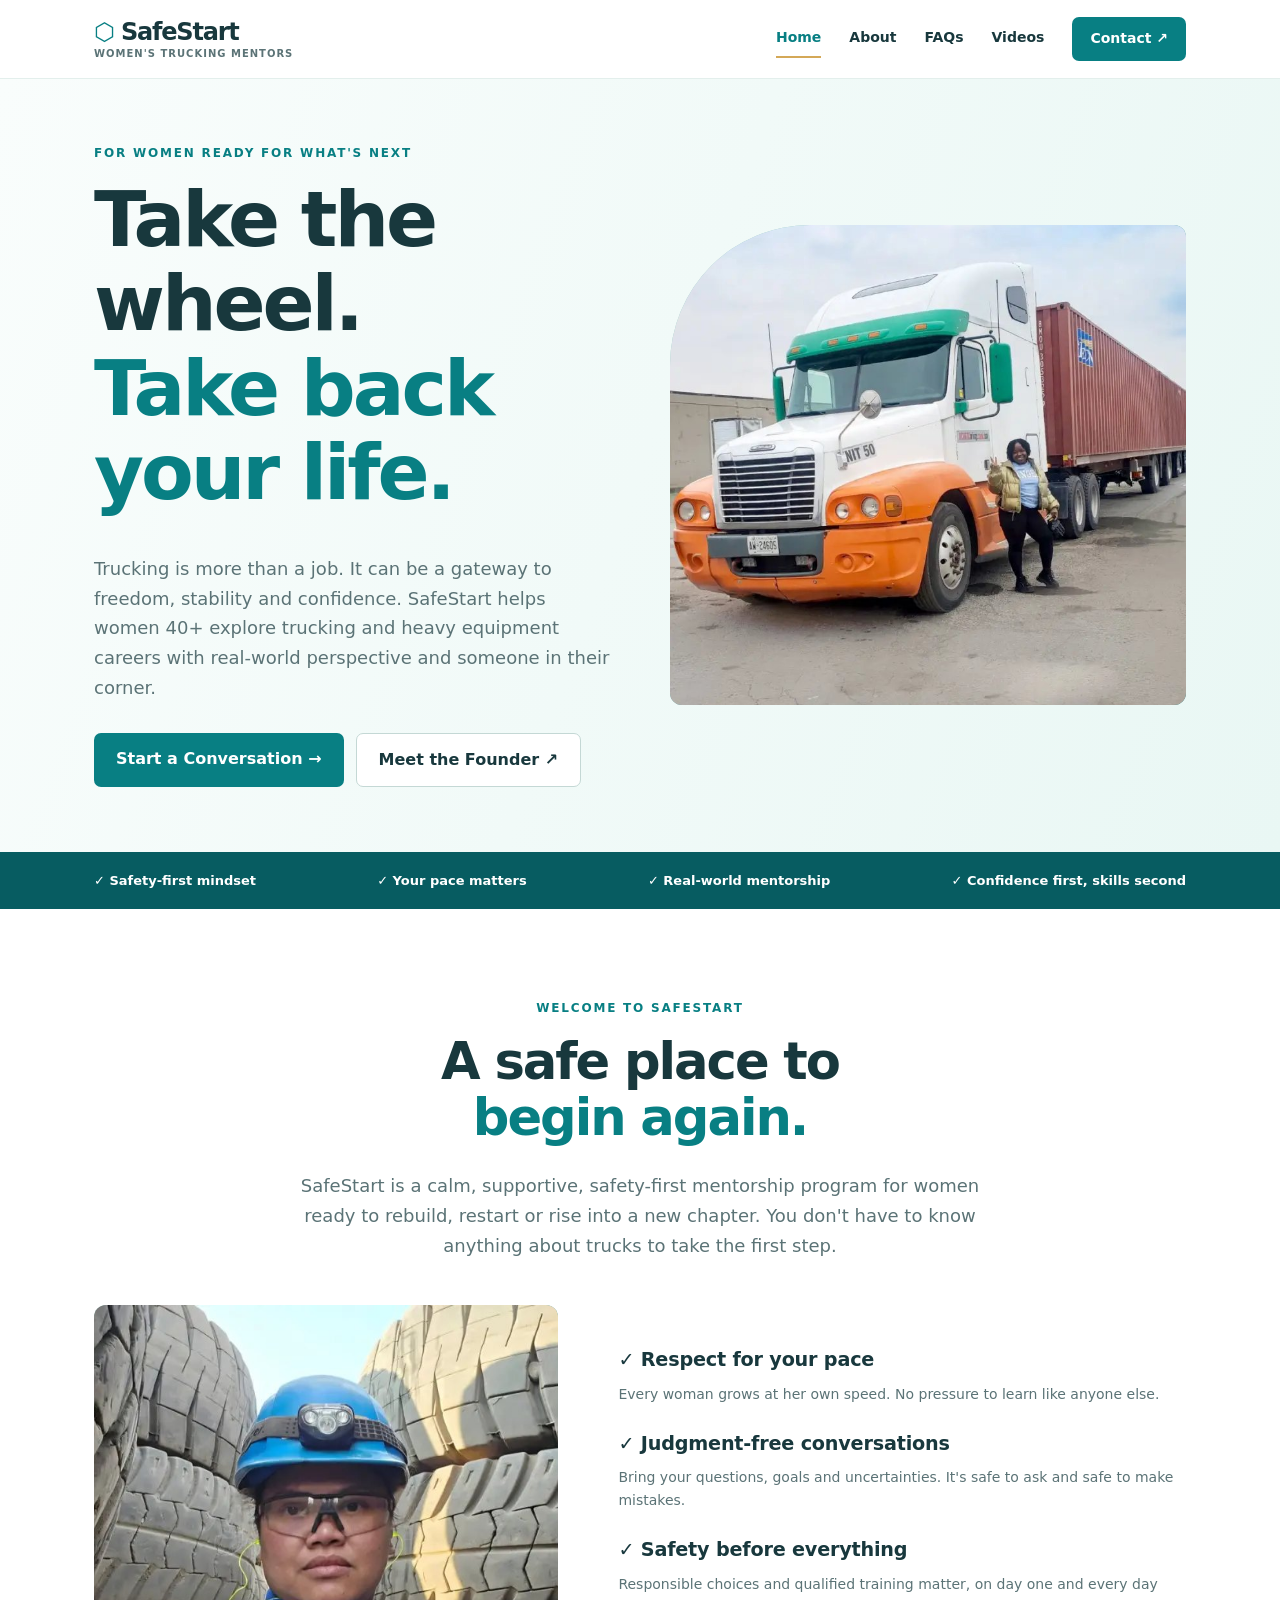
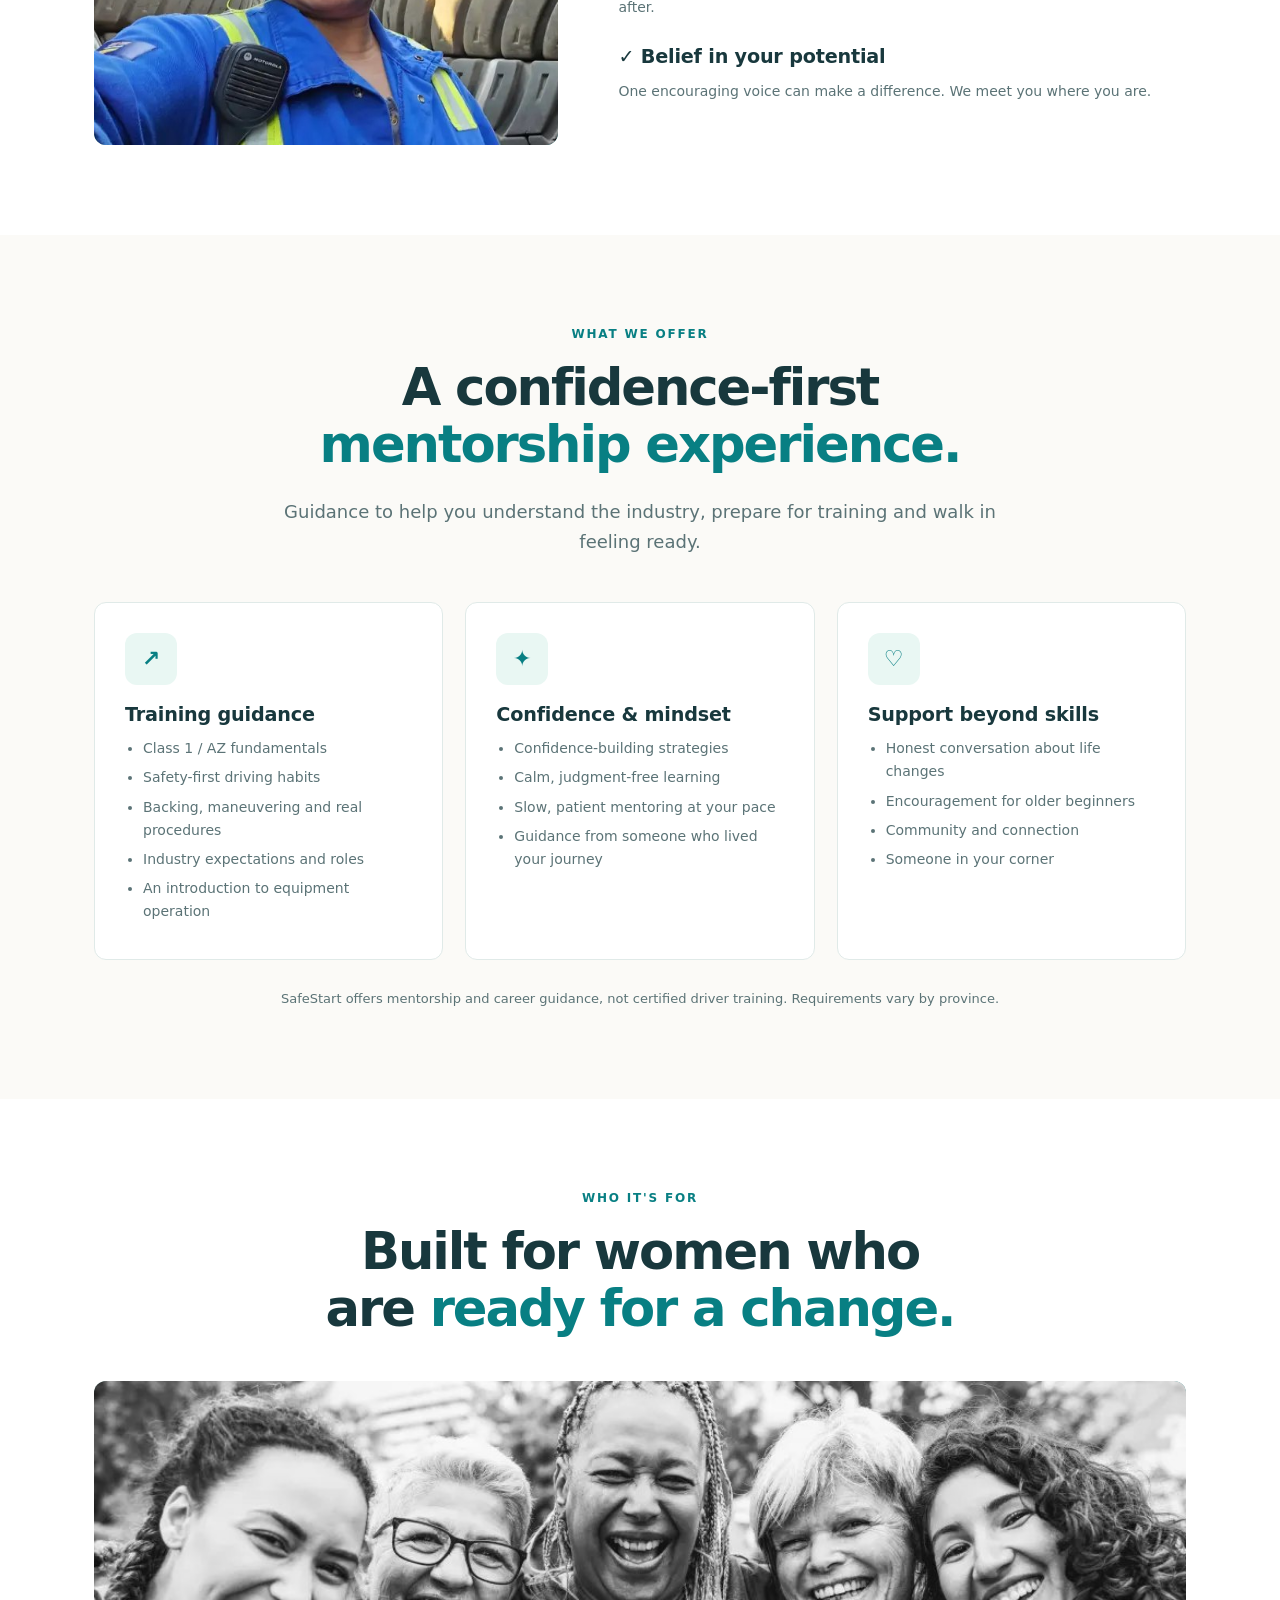
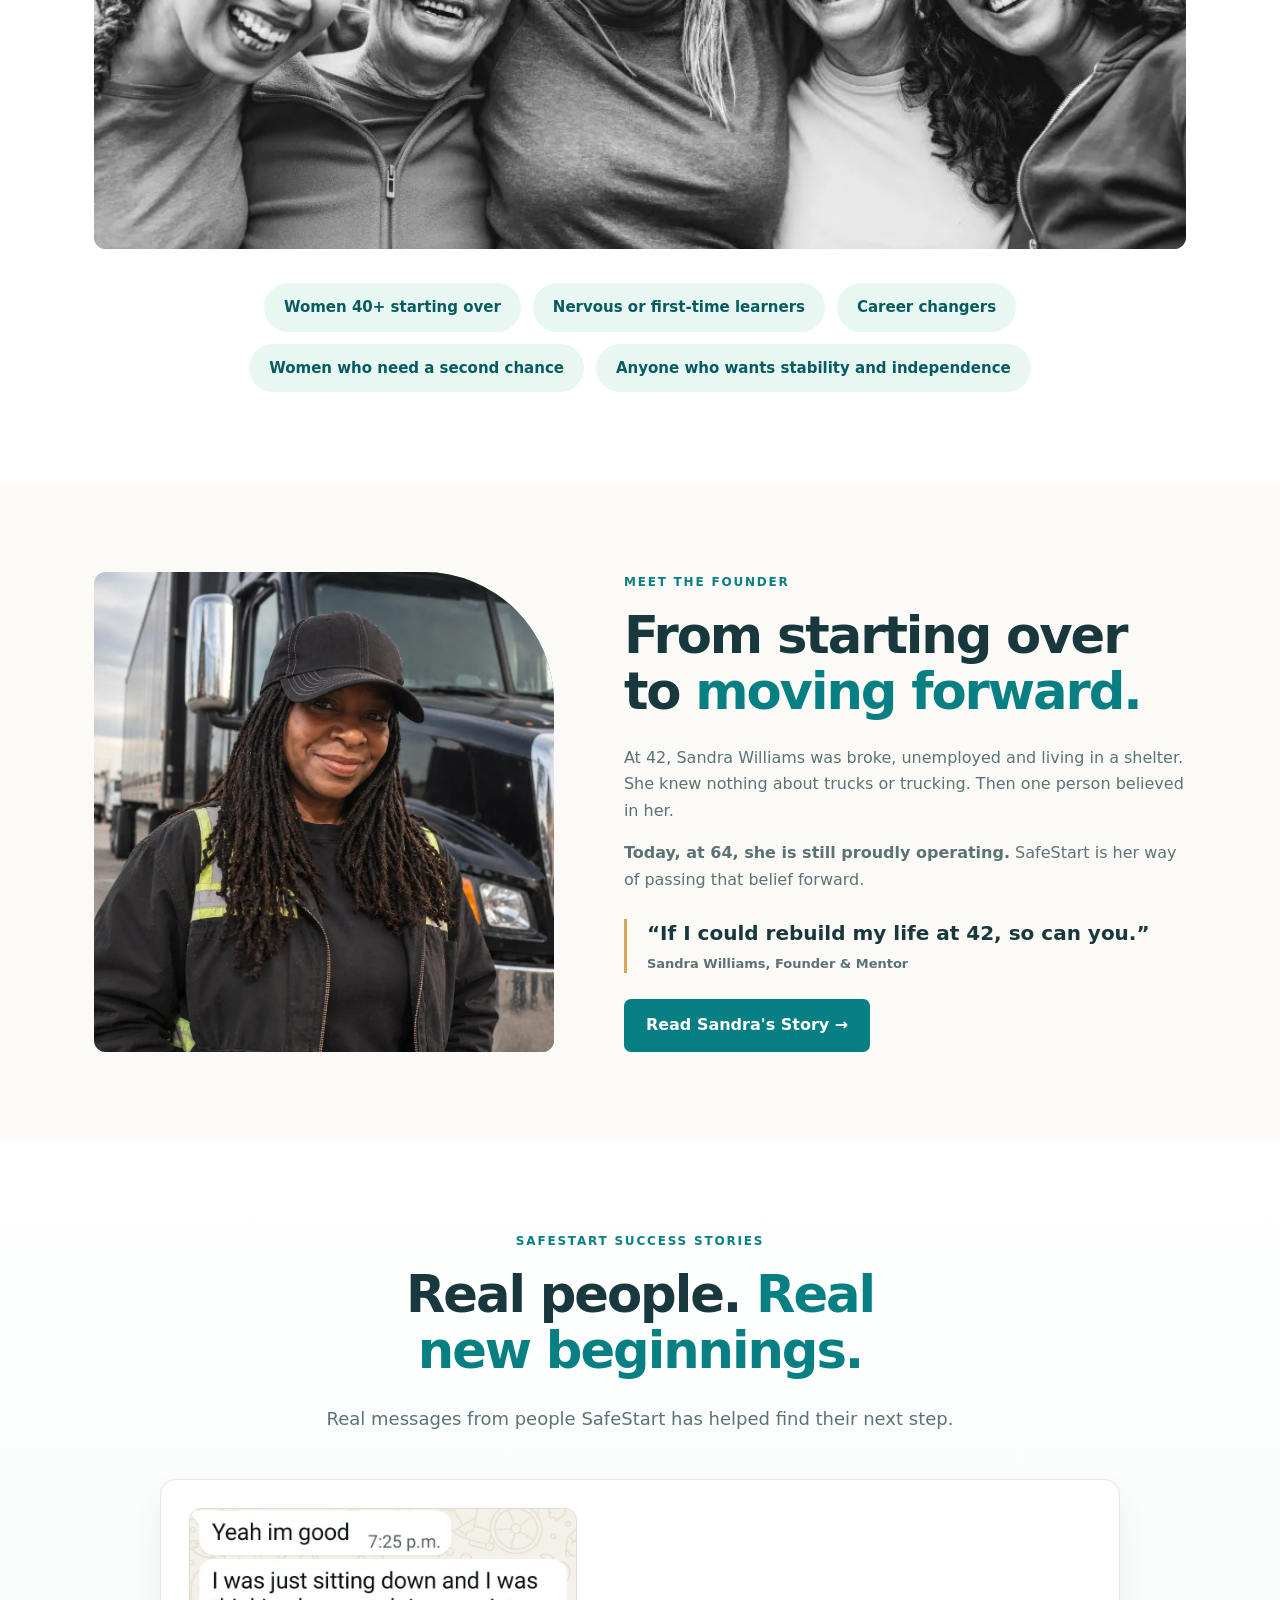
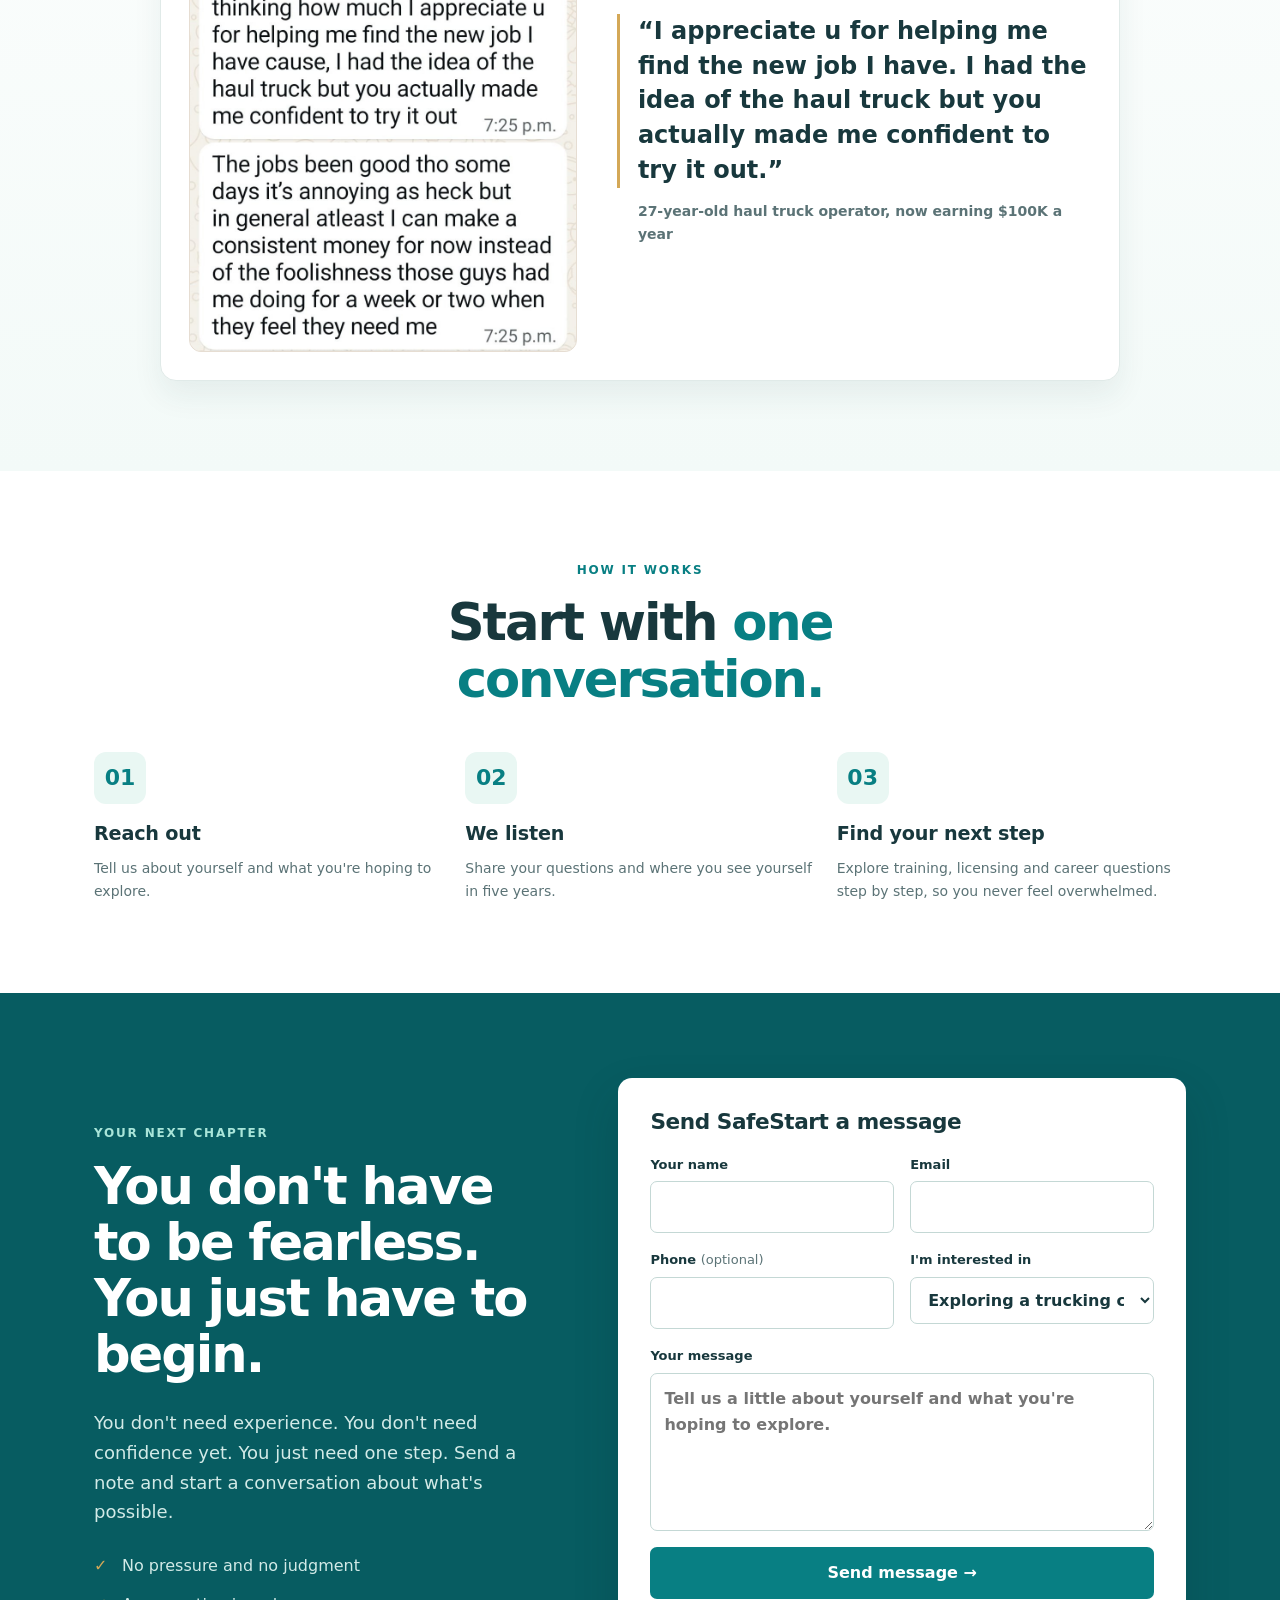
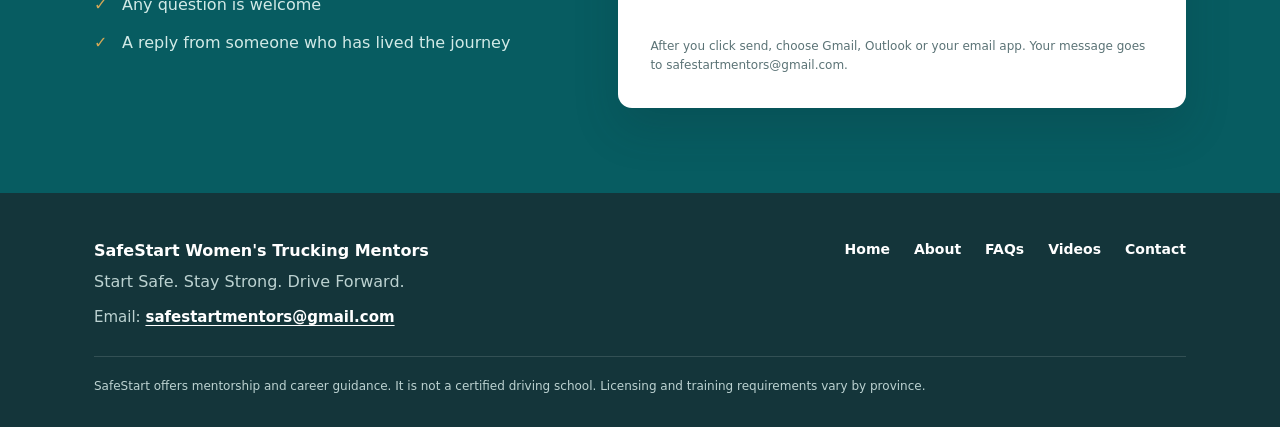
<file: index.html>
<!doctype html>
<html lang="en">
<head>
<meta charset="utf-8">
<meta name="viewport" content="width=device-width,initial-scale=1">
<title>SafeStart Women's Trucking Mentors | Start Safe. Stay Strong. Drive Forward.</title>
<meta name="description" content="SafeStart helps women 40+ explore trucking and heavy equipment careers with safety-first mentorship from someone who has lived the journey.">
<link rel="canonical" href="https://safestartmentors.com/">
<meta property="og:type" content="website">
<meta property="og:site_name" content="SafeStart Women's Trucking Mentors">
<meta property="og:title" content="SafeStart Women's Trucking Mentors | Start Safe. Stay Strong. Drive Forward.">
<meta property="og:description" content="SafeStart helps women 40+ explore trucking and heavy equipment careers with safety-first mentorship from someone who has lived the journey.">
<meta property="og:url" content="https://safestartmentors.com/">
<meta property="og:image" content="https://safestartmentors.com/images/og-image.jpg?v=2">
<meta property="og:image:width" content="1200">
<meta property="og:image:height" content="630">
<meta property="og:image:alt" content="Five smiling women of different ages with the words SafeStart Women's Trucking Mentors: Take the wheel. Take back your life.">
<meta property="og:locale" content="en_CA">
<meta name="twitter:card" content="summary_large_image">
<meta name="twitter:title" content="SafeStart Women's Trucking Mentors | Start Safe. Stay Strong. Drive Forward.">
<meta name="twitter:description" content="SafeStart helps women 40+ explore trucking and heavy equipment careers with safety-first mentorship from someone who has lived the journey.">
<meta name="twitter:image" content="https://safestartmentors.com/images/og-image.jpg?v=2">
<link rel="stylesheet" href="styles.css">
</head>
<body>
<a class="skip" href="#main">Skip to content</a>
<header class="header">
  <div class="wrap nav">
    <a class="brand" href="index.html"><span class="hex">⬡</span> SafeStart<small>Women's Trucking Mentors</small></a>
    <button class="menu" id="menu" aria-label="Toggle navigation" aria-expanded="false" aria-controls="links">☰</button>
    <nav class="links" id="links" aria-label="Main">
      <a href="index.html" class="active" aria-current="page">Home</a><a href="about.html">About</a><a href="faqs.html">FAQs</a><a href="videos.html">Videos</a>
      <a class="btn" href="contact.html">Contact ↗</a>
    </nav>
  </div>
</header>
<main id="main">
  <section class="hero"><div class="wrap hero-grid">
    <div class="reveal">
      <span class="eyebrow">For women ready for what's next</span>
      <h1>Take the wheel.<br><span class="accent">Take back your life.</span></h1>
      <p>Trucking is more than a job. It can be a gateway to freedom, stability and confidence. SafeStart helps women 40+ explore trucking and heavy equipment careers with real-world perspective and someone in their corner.</p>
      <div class="actions"><a class="btn" href="#contact">Start a Conversation →</a><a class="btn outline" href="about.html">Meet the Founder ↗</a></div>
    </div>
    <div class="photo hero-photo reveal"><img src="images/truck-hero.jpg" alt="Smiling woman giving a peace sign beside a white and orange semi-truck hauling a red shipping container" fetchpriority="high"></div>
  </div></section>

  <div class="strip"><div class="wrap"><span>✓ Safety-first mindset</span><span>✓ Your pace matters</span><span>✓ Real-world mentorship</span><span>✓ Confidence first, skills second</span></div></div>

  <section class="section"><div class="wrap">
    <div class="intro reveal">
      <span class="eyebrow">Welcome to SafeStart</span>
      <h2>A safe place to <span class="accent">begin again.</span></h2>
      <p>SafeStart is a calm, supportive, safety-first mentorship program for women ready to rebuild, restart or rise into a new chapter. You don't have to know anything about trucks to take the first step.</p>
    </div>
    <div class="with-photo">
    <div class="photo tall miner reveal"><img src="images/mine-worker.jpg" alt="Woman in a blue hard hat, safety glasses and hi-vis coveralls standing among giant mining truck tires" loading="lazy"></div>
    <div class="values stack">
      <div class="reveal"><h3>✓ Respect for your pace</h3><p>Every woman grows at her own speed. No pressure to learn like anyone else.</p></div>
      <div class="reveal"><h3>✓ Judgment-free conversations</h3><p>Bring your questions, goals and uncertainties. It's safe to ask and safe to make mistakes.</p></div>
      <div class="reveal"><h3>✓ Safety before everything</h3><p>Responsible choices and qualified training matter, on day one and every day after.</p></div>
      <div class="reveal"><h3>✓ Belief in your potential</h3><p>One encouraging voice can make a difference. We meet you where you are.</p></div>
    </div>
    </div>
  </div></section>

  <section class="section soft"><div class="wrap">
    <div class="intro reveal">
      <span class="eyebrow">What we offer</span>
      <h2>A confidence-first <span class="accent">mentorship experience.</span></h2>
      <p>Guidance to help you understand the industry, prepare for training and walk in feeling ready.</p>
    </div>
    <div class="cards">
      <article class="card reveal"><div class="symbol">↗</div><h3>Training guidance</h3>
        <ul class="list"><li>Class 1 / AZ fundamentals</li><li>Safety-first driving habits</li><li>Backing, maneuvering and real procedures</li><li>Industry expectations and roles</li><li>An introduction to equipment operation</li></ul></article>
      <article class="card reveal"><div class="symbol">✦</div><h3>Confidence &amp; mindset</h3>
        <ul class="list"><li>Confidence-building strategies</li><li>Calm, judgment-free learning</li><li>Slow, patient mentoring at your pace</li><li>Guidance from someone who lived your journey</li></ul></article>
      <article class="card reveal"><div class="symbol">♡</div><h3>Support beyond skills</h3>
        <ul class="list"><li>Honest conversation about life changes</li><li>Encouragement for older beginners</li><li>Community and connection</li><li>Someone in your corner</li></ul></article>
    </div>
    <p class="fine">SafeStart offers mentorship and career guidance, not certified driver training. Requirements vary by province.</p>
  </div></section>

  <section class="section"><div class="wrap">
    <div class="intro reveal">
      <span class="eyebrow">Who it's for</span>
      <h2>Built for women who are <span class="accent">ready for a change.</span></h2>
    </div>
    <div class="photo banner reveal"><img src="images/women-together.jpg" alt="Five women of different ages laughing with their arms around each other" loading="lazy"></div>
    <div class="pills reveal">
      <span>Women 40+ starting over</span><span>Nervous or first-time learners</span><span>Career changers</span><span>Women who need a second chance</span><span>Anyone who wants stability and independence</span>
    </div>
  </div></section>

  <section class="section soft"><div class="wrap story">
    <div class="photo story-photo trucker reveal"><img src="images/woman-trucker.jpg" alt="Smiling woman in a cap and hi-vis work jacket standing in front of a black semi-truck" loading="lazy"></div>
    <div class="reveal">
      <span class="eyebrow">Meet the founder</span>
      <h2>From starting over to <span class="accent">moving forward.</span></h2>
      <p>At 42, Sandra Williams was broke, unemployed and living in a shelter. She knew nothing about trucks or trucking. Then one person believed in her.</p>
      <p><strong>Today, at 64, she is still proudly operating.</strong> SafeStart is her way of passing that belief forward.</p>
      <blockquote>“If I could rebuild my life at 42, so can you.”<cite>Sandra Williams, Founder &amp; Mentor</cite></blockquote>
      <a class="btn" href="about.html">Read Sandra's Story →</a>
    </div>
  </div></section>

  <section class="section testimonials" id="success-stories"><div class="wrap">
    <div class="intro reveal">
      <span class="eyebrow">SafeStart success stories</span>
      <h2>Real people. <span class="accent">Real new beginnings.</span></h2>
      <p>Real messages from people SafeStart has helped find their next step.</p>
    </div>
    <div class="testimonial-grid" id="testimonial-grid"></div>
  </div></section>

  <section class="section"><div class="wrap">
    <div class="intro reveal"><span class="eyebrow">How it works</span><h2>Start with <span class="accent">one conversation.</span></h2></div>
    <div class="steps">
      <div class="reveal"><div class="symbol">01</div><h3>Reach out</h3><p>Tell us about yourself and what you're hoping to explore.</p></div>
      <div class="reveal"><div class="symbol">02</div><h3>We listen</h3><p>Share your questions and where you see yourself in five years.</p></div>
      <div class="reveal"><div class="symbol">03</div><h3>Find your next step</h3><p>Explore training, licensing and career questions step by step, so you never feel overwhelmed.</p></div>
    </div>
  </div></section>

  <section id="contact" class="contact">
    <div class="wrap contact-grid">
      <div class="contact-copy reveal">
        <span class="eyebrow light">Your next chapter</span>
        <h2>You don't have to be fearless.<br>You just have to begin.</h2>
        <p>You don't need experience. You don't need confidence yet. You just need one step. Send a note and start a conversation about what's possible.</p>
        <ul class="ticks">
          <li>No pressure and no judgment</li>
          <li>Any question is welcome</li>
          <li>A reply from someone who has lived the journey</li>
        </ul>
      </div>
      <form class="form reveal" data-contact-form data-email="safestartmentors@gmail.com" novalidate>
        <h2 class="form-title">Send SafeStart a message</h2>
        <div class="row">
          <label>Your name<input type="text" name="name" autocomplete="name" required></label>
          <label>Email<input type="email" name="email" autocomplete="email" required></label>
        </div>
        <div class="row">
          <label>Phone <span class="opt">(optional)</span><input type="tel" name="phone" autocomplete="tel"></label>
          <label>I'm interested in
            <select name="interest">
              <option>Exploring a trucking career</option>
              <option>Class 1 / AZ licensing questions</option>
              <option>Heavy equipment operation</option>
              <option>Mentorship and confidence</option>
              <option>Something else</option>
            </select>
          </label>
        </div>
        <label>Your message<textarea name="message" rows="5" required placeholder="Tell us a little about yourself and what you're hoping to explore."></textarea></label>
        <input type="hidden" name="page" value="Home">
        <button class="btn" type="submit">Send message →</button>
        <p class="form-status" role="status" aria-live="polite"></p>
        <p class="form-note">After you click send, choose Gmail, Outlook or your email app. Your message goes to <a href="mailto:safestartmentors@gmail.com">safestartmentors@gmail.com</a>.</p>
      </form>
    </div>
  </section>
</main>
<footer class="footer">
  <div class="wrap foot-grid">
    <div>
      <strong class="foot-brand">SafeStart Women's Trucking Mentors</strong>
      <p>Start Safe. Stay Strong. Drive Forward.</p>
      <p class="foot-email">Email: <a href="mailto:safestartmentors@gmail.com">safestartmentors@gmail.com</a></p>
    </div>
    <nav class="foot-links" aria-label="Footer">
      <a href="index.html">Home</a><a href="about.html">About</a><a href="faqs.html">FAQs</a><a href="videos.html">Videos</a><a href="contact.html">Contact</a>
    </nav>
  </div>
  <div class="wrap"><p class="small">SafeStart offers mentorship and career guidance. It is not a certified driving school. Licensing and training requirements vary by province.</p></div>
</footer>
<script src="script.js"></script>
</body>
</html>
</file>
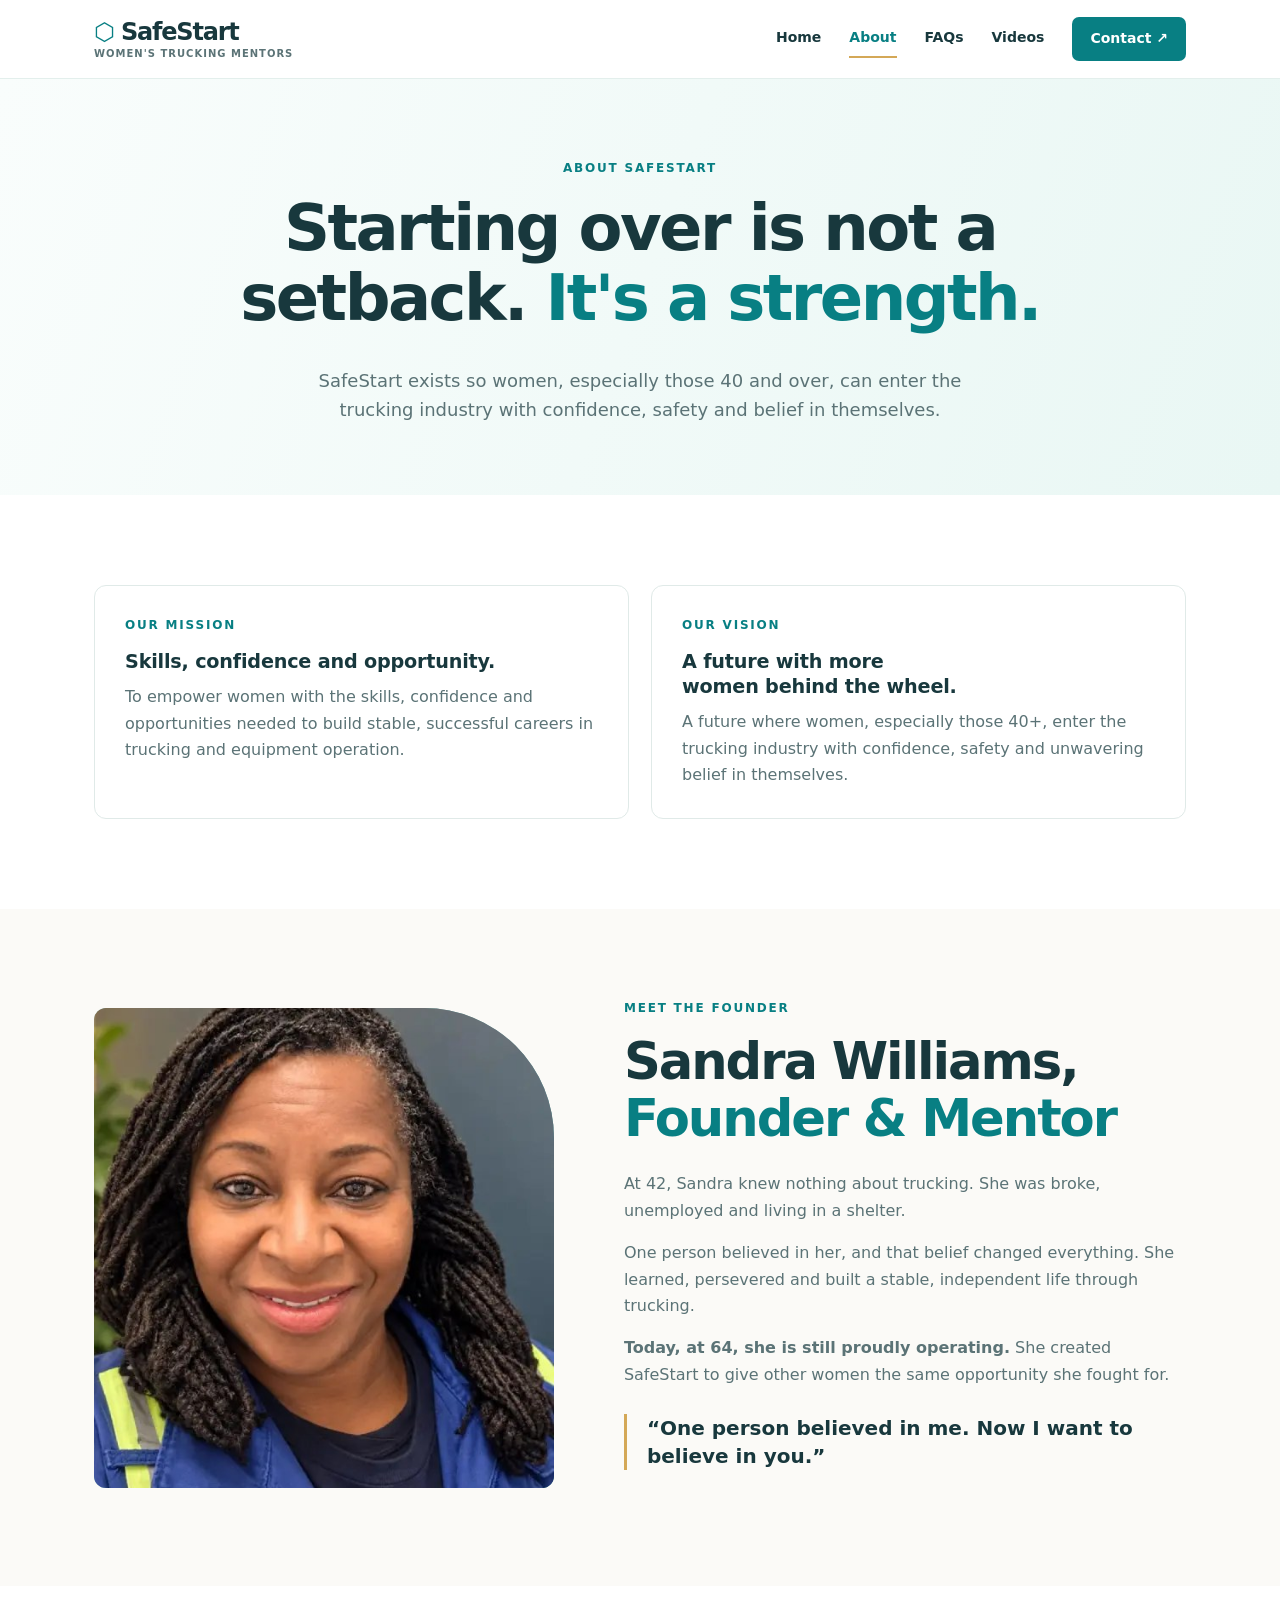
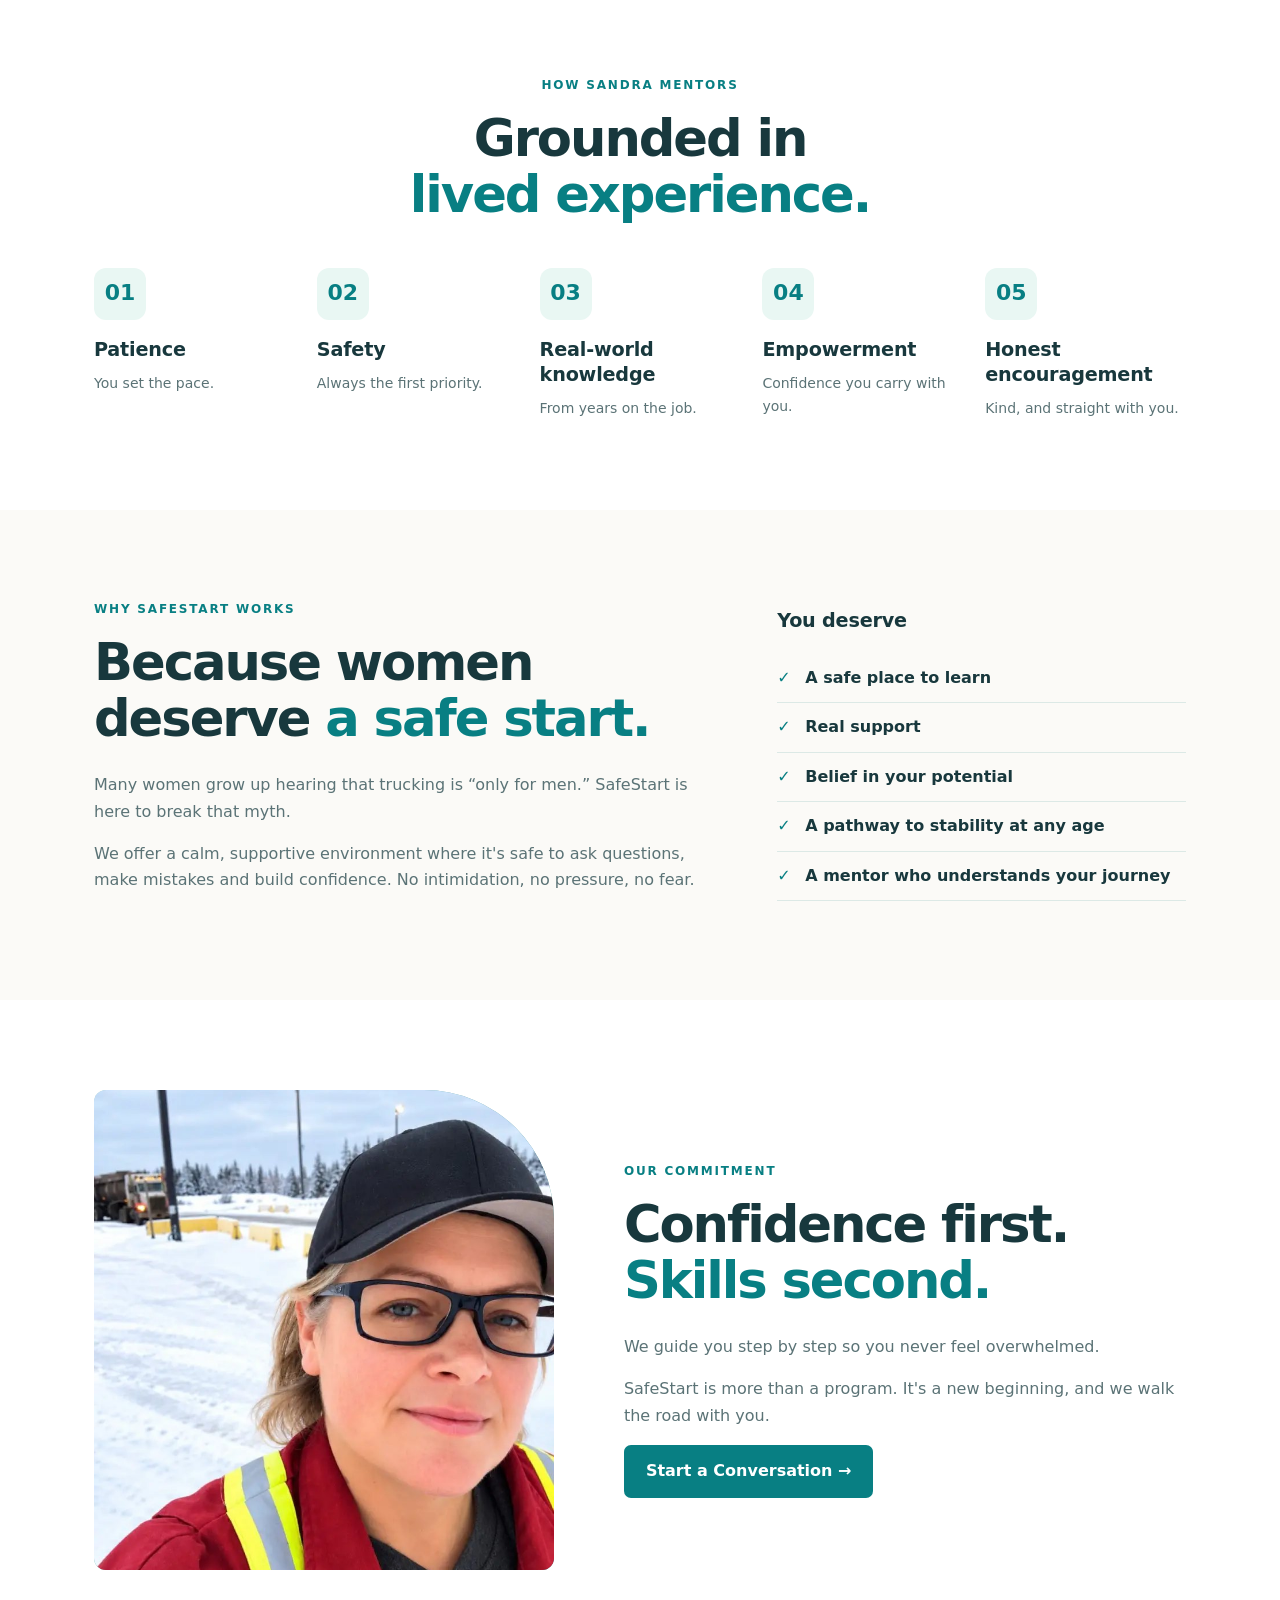
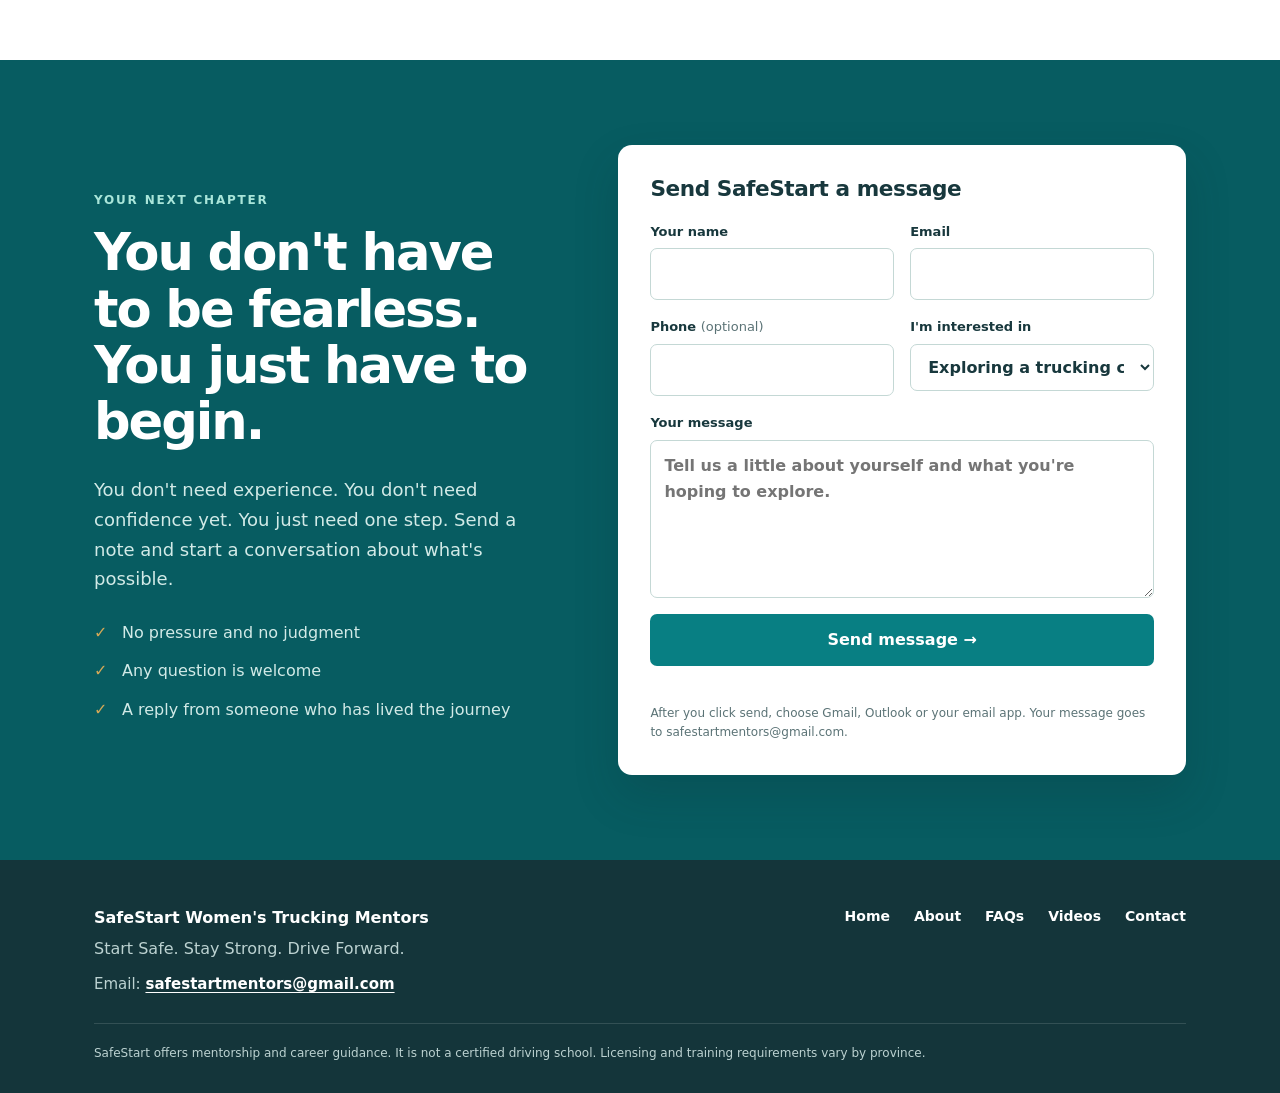
<file: about.html>
<!doctype html>
<html lang="en">
<head>
<meta charset="utf-8">
<meta name="viewport" content="width=device-width,initial-scale=1">
<title>About SafeStart | Women's Trucking Mentors</title>
<meta name="description" content="The mission, vision and founder story behind SafeStart Women's Trucking Mentors.">
<link rel="canonical" href="https://safestartmentors.com/about.html">
<meta property="og:type" content="website">
<meta property="og:site_name" content="SafeStart Women's Trucking Mentors">
<meta property="og:title" content="About SafeStart | Women's Trucking Mentors">
<meta property="og:description" content="The mission, vision and founder story behind SafeStart Women's Trucking Mentors.">
<meta property="og:url" content="https://safestartmentors.com/about.html">
<meta property="og:image" content="https://safestartmentors.com/images/og-image.jpg?v=2">
<meta property="og:image:width" content="1200">
<meta property="og:image:height" content="630">
<meta property="og:image:alt" content="Five smiling women of different ages with the words SafeStart Women's Trucking Mentors: Take the wheel. Take back your life.">
<meta property="og:locale" content="en_CA">
<meta name="twitter:card" content="summary_large_image">
<meta name="twitter:title" content="About SafeStart | Women's Trucking Mentors">
<meta name="twitter:description" content="The mission, vision and founder story behind SafeStart Women's Trucking Mentors.">
<meta name="twitter:image" content="https://safestartmentors.com/images/og-image.jpg?v=2">
<link rel="stylesheet" href="styles.css">
</head>
<body>
<a class="skip" href="#main">Skip to content</a>
<header class="header">
  <div class="wrap nav">
    <a class="brand" href="index.html"><span class="hex">⬡</span> SafeStart<small>Women's Trucking Mentors</small></a>
    <button class="menu" id="menu" aria-label="Toggle navigation" aria-expanded="false" aria-controls="links">☰</button>
    <nav class="links" id="links" aria-label="Main">
      <a href="index.html">Home</a><a href="about.html" class="active" aria-current="page">About</a><a href="faqs.html">FAQs</a><a href="videos.html">Videos</a>
      <a class="btn" href="contact.html">Contact ↗</a>
    </nav>
  </div>
</header>
<main id="main">
  <section class="page-hero"><div class="wrap reveal">
    <span class="eyebrow">About SafeStart</span>
    <h1>Starting over is not a setback. <span class="accent">It's a strength.</span></h1>
    <p>SafeStart exists so women, especially those 40 and over, can enter the trucking industry with confidence, safety and belief in themselves.</p>
  </div></section>
<section class="section"><div class="wrap">
    <div class="duo">
      <article class="card reveal"><span class="eyebrow">Our mission</span><h2 class="h3">Skills, confidence and opportunity.</h2><p>To empower women with the skills, confidence and opportunities needed to build stable, successful careers in trucking and equipment operation.</p></article>
      <article class="card reveal"><span class="eyebrow">Our vision</span><h2 class="h3">A future with more women behind the wheel.</h2><p>A future where women, especially those 40+, enter the trucking industry with confidence, safety and unwavering belief in themselves.</p></article>
    </div>
  </div></section>

  <section class="section soft"><div class="wrap story">
    <div class="photo story-photo founder reveal"><img src="images/sandra-founder.jpg" alt="Sandra Williams, founder of SafeStart, smiling in blue hi-vis work coveralls" loading="lazy"></div>
    <div class="reveal">
      <span class="eyebrow">Meet the founder</span>
      <h2>Sandra Williams, <span class="accent">Founder &amp; Mentor</span></h2>
      <p>At 42, Sandra knew nothing about trucking. She was broke, unemployed and living in a shelter.</p>
      <p>One person believed in her, and that belief changed everything. She learned, persevered and built a stable, independent life through trucking.</p>
      <p><strong>Today, at 64, she is still proudly operating.</strong> She created SafeStart to give other women the same opportunity she fought for.</p>
      <blockquote>“One person believed in me. Now I want to believe in you.”</blockquote>
    </div>
  </div></section>

  <section class="section"><div class="wrap">
    <div class="intro reveal"><span class="eyebrow">How Sandra mentors</span><h2>Grounded in <span class="accent">lived experience.</span></h2></div>
    <div class="five">
      <div class="reveal"><div class="symbol">01</div><h3>Patience</h3><p>You set the pace.</p></div>
      <div class="reveal"><div class="symbol">02</div><h3>Safety</h3><p>Always the first priority.</p></div>
      <div class="reveal"><div class="symbol">03</div><h3>Real-world knowledge</h3><p>From years on the job.</p></div>
      <div class="reveal"><div class="symbol">04</div><h3>Empowerment</h3><p>Confidence you carry with you.</p></div>
      <div class="reveal"><div class="symbol">05</div><h3>Honest encouragement</h3><p>Kind, and straight with you.</p></div>
    </div>
  </div></section>

  <section class="section soft"><div class="wrap split">
    <div class="reveal">
      <span class="eyebrow">Why SafeStart works</span>
      <h2>Because women deserve <span class="accent">a safe start.</span></h2>
      <p>Many women grow up hearing that trucking is “only for men.” SafeStart is here to break that myth.</p>
      <p>We offer a calm, supportive environment where it's safe to ask questions, make mistakes and build confidence. No intimidation, no pressure, no fear.</p>
    </div>
    <div class="reveal">
      <h3>You deserve</h3>
      <ul class="ticks dark">
        <li>A safe place to learn</li>
        <li>Real support</li>
        <li>Belief in your potential</li>
        <li>A pathway to stability at any age</li>
        <li>A mentor who understands your journey</li>
      </ul>
    </div>
  </div></section>

  <section class="section"><div class="wrap story">
    <div class="photo story-photo winter reveal"><img src="images/winter-driver.jpg" alt="Woman in a cap, glasses and red hi-vis coveralls standing in a snowy truck yard with a truck behind her" loading="lazy"></div>
    <div class="reveal">
      <span class="eyebrow">Our commitment</span>
      <h2>Confidence first. <span class="accent">Skills second.</span></h2>
      <p>We guide you step by step so you never feel overwhelmed.</p>
      <p>SafeStart is more than a program. It's a new beginning, and we walk the road with you.</p>
      <a class="btn" href="#contact">Start a Conversation →</a>
    </div>
  </div></section>

  <section id="contact" class="contact">
    <div class="wrap contact-grid">
      <div class="contact-copy reveal">
        <span class="eyebrow light">Your next chapter</span>
        <h2>You don't have to be fearless.<br>You just have to begin.</h2>
        <p>You don't need experience. You don't need confidence yet. You just need one step. Send a note and start a conversation about what's possible.</p>
        <ul class="ticks">
          <li>No pressure and no judgment</li>
          <li>Any question is welcome</li>
          <li>A reply from someone who has lived the journey</li>
        </ul>
      </div>
      <form class="form reveal" data-contact-form data-email="safestartmentors@gmail.com" novalidate>
        <h2 class="form-title">Send SafeStart a message</h2>
        <div class="row">
          <label>Your name<input type="text" name="name" autocomplete="name" required></label>
          <label>Email<input type="email" name="email" autocomplete="email" required></label>
        </div>
        <div class="row">
          <label>Phone <span class="opt">(optional)</span><input type="tel" name="phone" autocomplete="tel"></label>
          <label>I'm interested in
            <select name="interest">
              <option>Exploring a trucking career</option>
              <option>Class 1 / AZ licensing questions</option>
              <option>Heavy equipment operation</option>
              <option>Mentorship and confidence</option>
              <option>Something else</option>
            </select>
          </label>
        </div>
        <label>Your message<textarea name="message" rows="5" required placeholder="Tell us a little about yourself and what you're hoping to explore."></textarea></label>
        <input type="hidden" name="page" value="About">
        <button class="btn" type="submit">Send message →</button>
        <p class="form-status" role="status" aria-live="polite"></p>
        <p class="form-note">After you click send, choose Gmail, Outlook or your email app. Your message goes to <a href="mailto:safestartmentors@gmail.com">safestartmentors@gmail.com</a>.</p>
      </form>
    </div>
  </section>
</main>
<footer class="footer">
  <div class="wrap foot-grid">
    <div>
      <strong class="foot-brand">SafeStart Women's Trucking Mentors</strong>
      <p>Start Safe. Stay Strong. Drive Forward.</p>
      <p class="foot-email">Email: <a href="mailto:safestartmentors@gmail.com">safestartmentors@gmail.com</a></p>
    </div>
    <nav class="foot-links" aria-label="Footer">
      <a href="index.html">Home</a><a href="about.html">About</a><a href="faqs.html">FAQs</a><a href="videos.html">Videos</a><a href="contact.html">Contact</a>
    </nav>
  </div>
  <div class="wrap"><p class="small">SafeStart offers mentorship and career guidance. It is not a certified driving school. Licensing and training requirements vary by province.</p></div>
</footer>
<script src="script.js"></script>
</body>
</html>
</file>
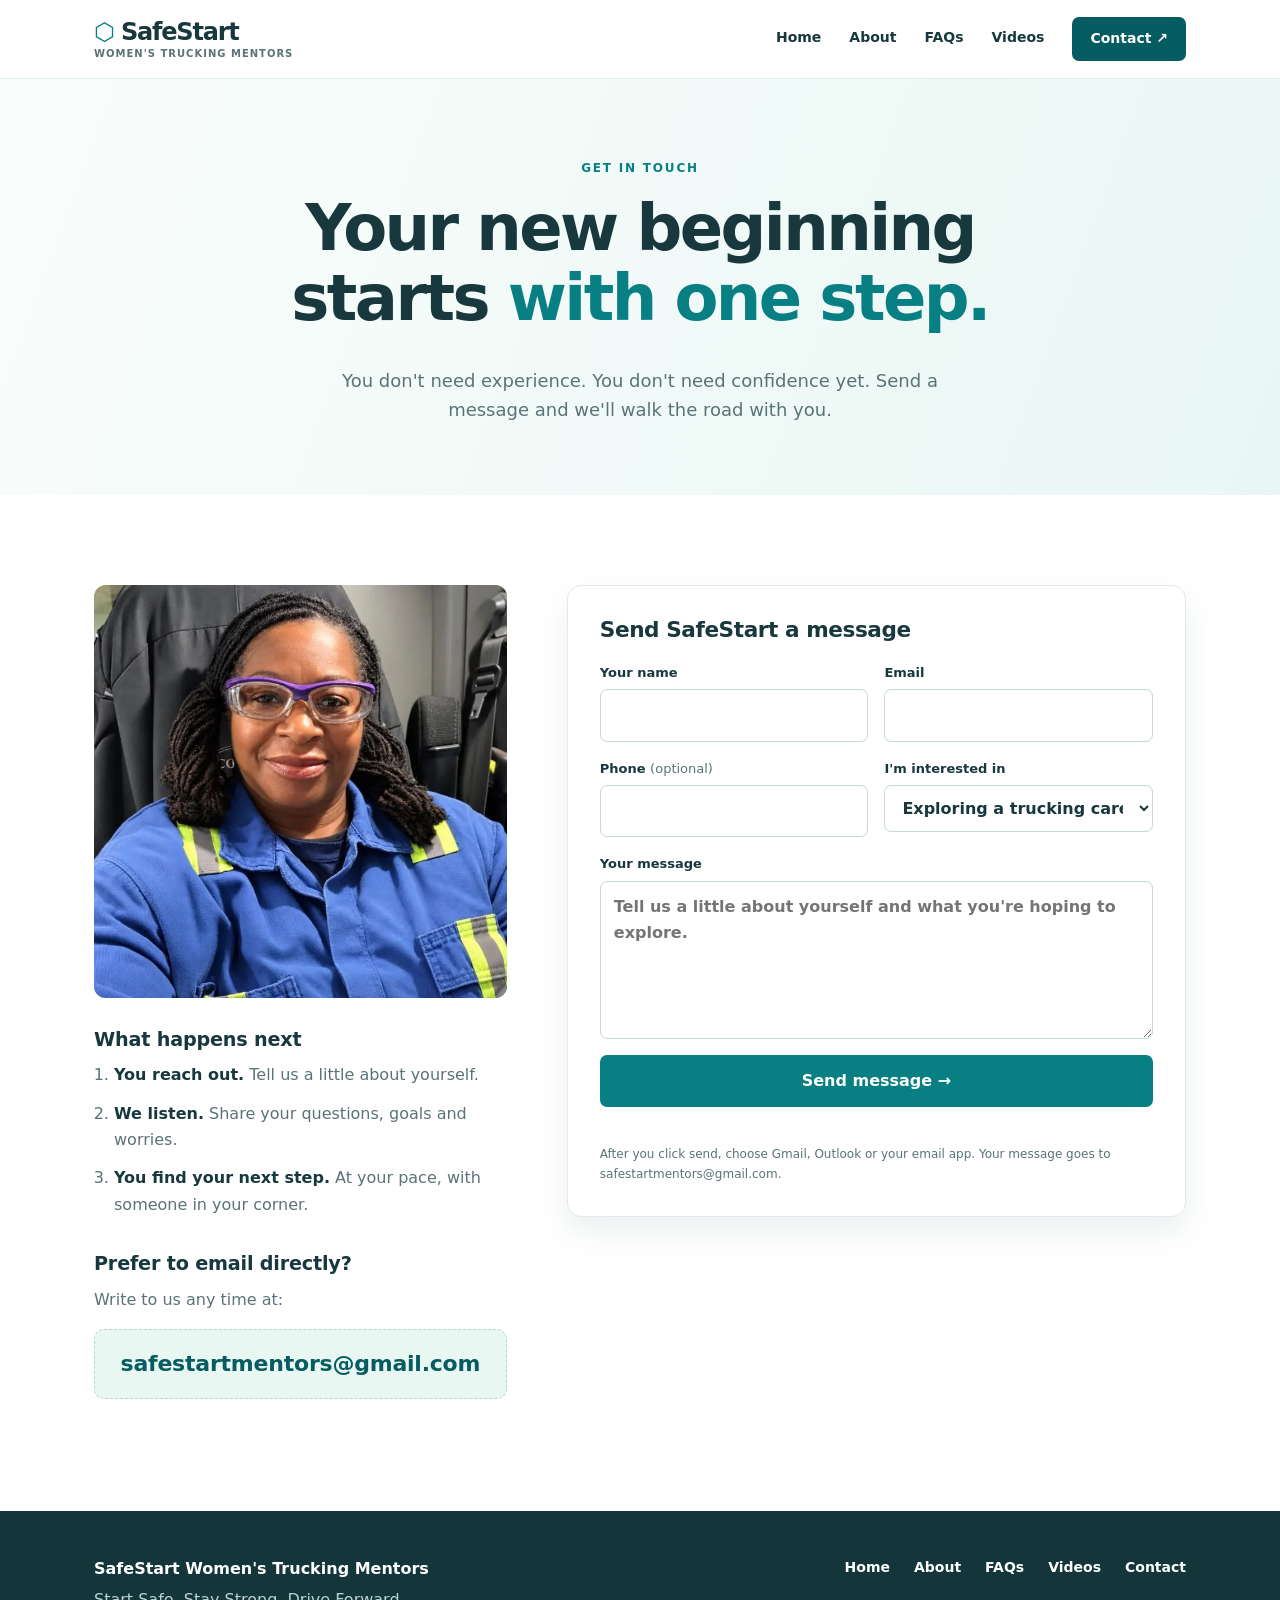
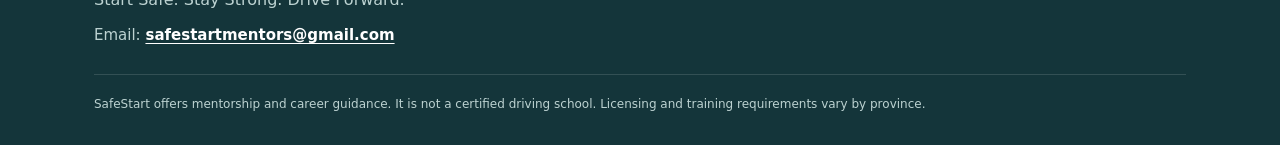
<file: contact.html>
<!doctype html>
<html lang="en">
<head>
<meta charset="utf-8">
<meta name="viewport" content="width=device-width,initial-scale=1">
<title>Contact | SafeStart Women's Trucking Mentors</title>
<meta name="description" content="Get in touch with SafeStart Women's Trucking Mentors and start a conversation about your next chapter.">
<link rel="canonical" href="https://safestartmentors.com/contact.html">
<meta property="og:type" content="website">
<meta property="og:site_name" content="SafeStart Women's Trucking Mentors">
<meta property="og:title" content="Contact | SafeStart Women's Trucking Mentors">
<meta property="og:description" content="Get in touch with SafeStart Women's Trucking Mentors and start a conversation about your next chapter.">
<meta property="og:url" content="https://safestartmentors.com/contact.html">
<meta property="og:image" content="https://safestartmentors.com/images/og-image.jpg?v=2">
<meta property="og:image:width" content="1200">
<meta property="og:image:height" content="630">
<meta property="og:image:alt" content="Five smiling women of different ages with the words SafeStart Women's Trucking Mentors: Take the wheel. Take back your life.">
<meta property="og:locale" content="en_CA">
<meta name="twitter:card" content="summary_large_image">
<meta name="twitter:title" content="Contact | SafeStart Women's Trucking Mentors">
<meta name="twitter:description" content="Get in touch with SafeStart Women's Trucking Mentors and start a conversation about your next chapter.">
<meta name="twitter:image" content="https://safestartmentors.com/images/og-image.jpg?v=2">
<link rel="stylesheet" href="styles.css">
</head>
<body>
<a class="skip" href="#main">Skip to content</a>
<header class="header">
  <div class="wrap nav">
    <a class="brand" href="index.html"><span class="hex">⬡</span> SafeStart<small>Women's Trucking Mentors</small></a>
    <button class="menu" id="menu" aria-label="Toggle navigation" aria-expanded="false" aria-controls="links">☰</button>
    <nav class="links" id="links" aria-label="Main">
      <a href="index.html">Home</a><a href="about.html">About</a><a href="faqs.html">FAQs</a><a href="videos.html">Videos</a>
      <a class="btn current" href="contact.html">Contact ↗</a>
    </nav>
  </div>
</header>
<main id="main">
  <section class="page-hero"><div class="wrap reveal">
    <span class="eyebrow">Get in touch</span>
    <h1>Your new beginning starts <span class="accent">with one step.</span></h1>
    <p>You don't need experience. You don't need confidence yet. Send a message and we'll walk the road with you.</p>
  </div></section>
<section class="section contact-page"><div class="wrap contact-layout">
    <aside>
      <div class="photo aside-photo cab reveal"><img src="images/sandra-cab.jpg" alt="Smiling woman in purple safety glasses and blue hi-vis coveralls sitting in a truck cab" loading="lazy"></div>
      <h2 class="h3">What happens next</h2>
      <ol class="next">
        <li><strong>You reach out.</strong> Tell us a little about yourself.</li>
        <li><strong>We listen.</strong> Share your questions, goals and worries.</li>
        <li><strong>You find your next step.</strong> At your pace, with someone in your corner.</li>
      </ol>
      <h2 class="h3">Prefer to email directly?</h2>
      <p>Write to us any time at:</p>
      <a class="email-address" href="mailto:safestartmentors@gmail.com?subject=SafeStart%20enquiry">safestartmentors@gmail.com</a>
    </aside>
    <div><section id="contact" class="contact contact-plain">
    <div class="wrap contact-grid single">
      
      <form class="form reveal" data-contact-form data-email="safestartmentors@gmail.com" novalidate>
        <h2 class="form-title">Send SafeStart a message</h2>
        <div class="row">
          <label>Your name<input type="text" name="name" autocomplete="name" required></label>
          <label>Email<input type="email" name="email" autocomplete="email" required></label>
        </div>
        <div class="row">
          <label>Phone <span class="opt">(optional)</span><input type="tel" name="phone" autocomplete="tel"></label>
          <label>I'm interested in
            <select name="interest">
              <option>Exploring a trucking career</option>
              <option>Class 1 / AZ licensing questions</option>
              <option>Heavy equipment operation</option>
              <option>Mentorship and confidence</option>
              <option>Something else</option>
            </select>
          </label>
        </div>
        <label>Your message<textarea name="message" rows="5" required placeholder="Tell us a little about yourself and what you're hoping to explore."></textarea></label>
        <input type="hidden" name="page" value="Contact">
        <button class="btn" type="submit">Send message →</button>
        <p class="form-status" role="status" aria-live="polite"></p>
        <p class="form-note">After you click send, choose Gmail, Outlook or your email app. Your message goes to <a href="mailto:safestartmentors@gmail.com">safestartmentors@gmail.com</a>.</p>
      </form>
    </div>
  </section>
</div>
  </div></section>
</main>
<footer class="footer">
  <div class="wrap foot-grid">
    <div>
      <strong class="foot-brand">SafeStart Women's Trucking Mentors</strong>
      <p>Start Safe. Stay Strong. Drive Forward.</p>
      <p class="foot-email">Email: <a href="mailto:safestartmentors@gmail.com">safestartmentors@gmail.com</a></p>
    </div>
    <nav class="foot-links" aria-label="Footer">
      <a href="index.html">Home</a><a href="about.html">About</a><a href="faqs.html">FAQs</a><a href="videos.html">Videos</a><a href="contact.html">Contact</a>
    </nav>
  </div>
  <div class="wrap"><p class="small">SafeStart offers mentorship and career guidance. It is not a certified driving school. Licensing and training requirements vary by province.</p></div>
</footer>
<script src="script.js"></script>
</body>
</html>
</file>
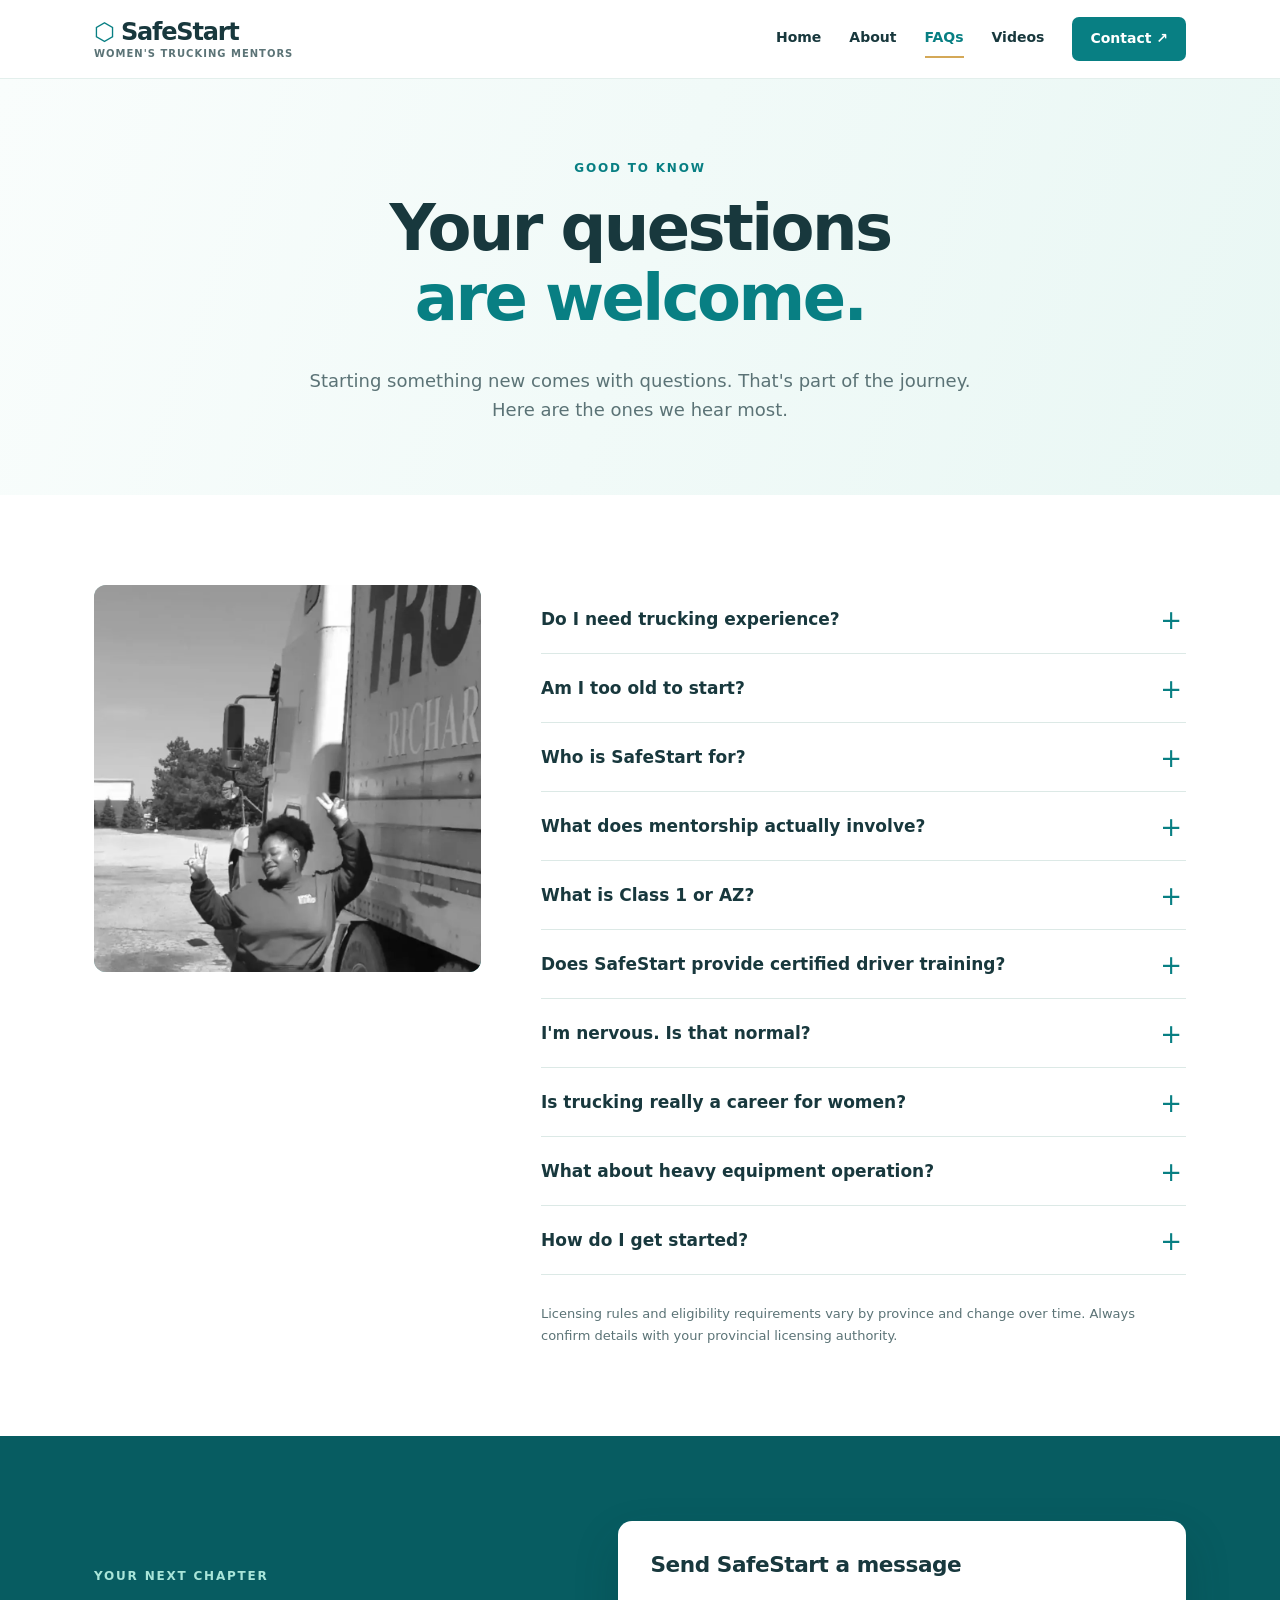
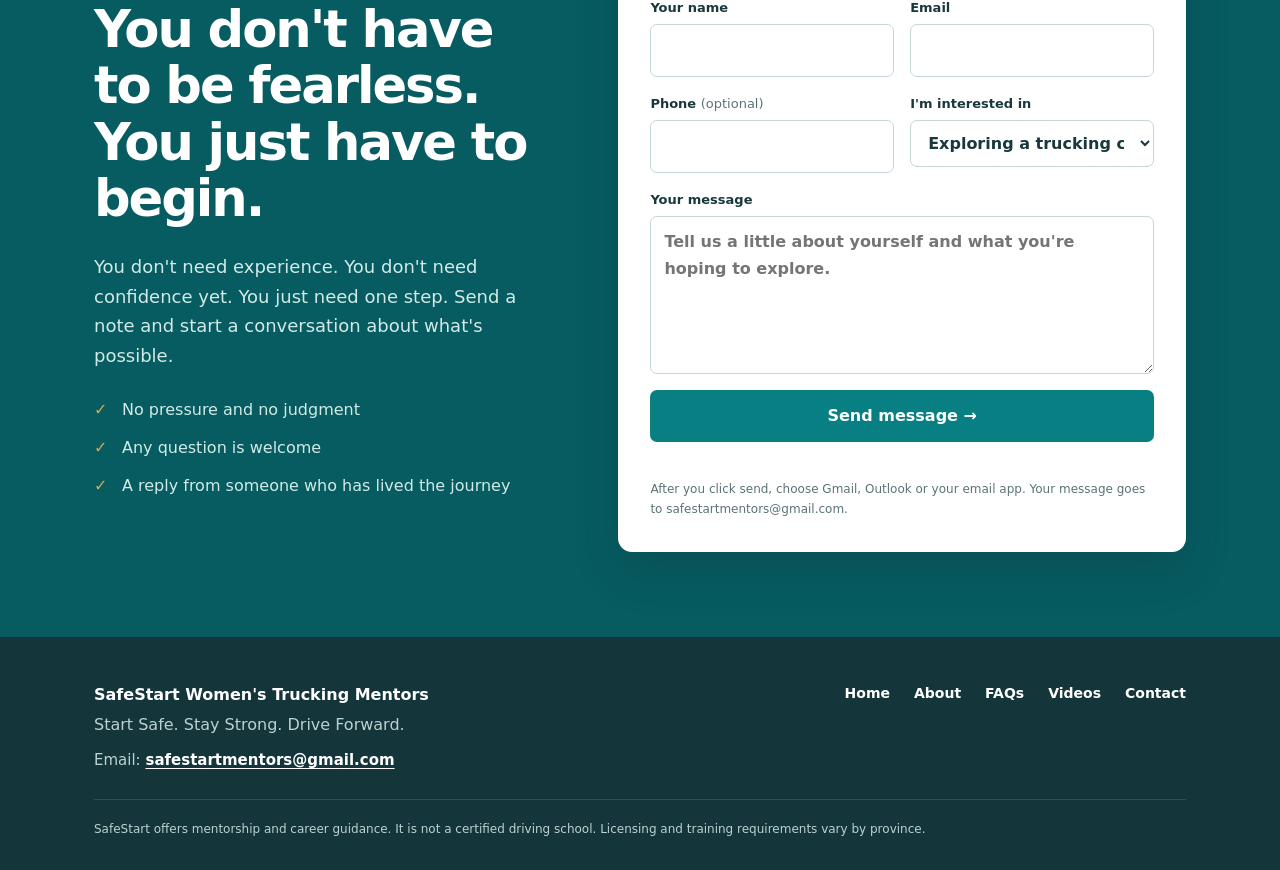
<file: faqs.html>
<!doctype html>
<html lang="en">
<head>
<meta charset="utf-8">
<meta name="viewport" content="width=device-width,initial-scale=1">
<title>FAQs | SafeStart Women's Trucking Mentors</title>
<meta name="description" content="Answers to common questions about starting a trucking career as a woman over 40, licensing classes and how SafeStart mentorship works.">
<link rel="canonical" href="https://safestartmentors.com/faqs.html">
<meta property="og:type" content="website">
<meta property="og:site_name" content="SafeStart Women's Trucking Mentors">
<meta property="og:title" content="FAQs | SafeStart Women's Trucking Mentors">
<meta property="og:description" content="Answers to common questions about starting a trucking career as a woman over 40, licensing classes and how SafeStart mentorship works.">
<meta property="og:url" content="https://safestartmentors.com/faqs.html">
<meta property="og:image" content="https://safestartmentors.com/images/og-image.jpg?v=2">
<meta property="og:image:width" content="1200">
<meta property="og:image:height" content="630">
<meta property="og:image:alt" content="Five smiling women of different ages with the words SafeStart Women's Trucking Mentors: Take the wheel. Take back your life.">
<meta property="og:locale" content="en_CA">
<meta name="twitter:card" content="summary_large_image">
<meta name="twitter:title" content="FAQs | SafeStart Women's Trucking Mentors">
<meta name="twitter:description" content="Answers to common questions about starting a trucking career as a woman over 40, licensing classes and how SafeStart mentorship works.">
<meta name="twitter:image" content="https://safestartmentors.com/images/og-image.jpg?v=2">
<link rel="stylesheet" href="styles.css">
</head>
<body>
<a class="skip" href="#main">Skip to content</a>
<header class="header">
  <div class="wrap nav">
    <a class="brand" href="index.html"><span class="hex">⬡</span> SafeStart<small>Women's Trucking Mentors</small></a>
    <button class="menu" id="menu" aria-label="Toggle navigation" aria-expanded="false" aria-controls="links">☰</button>
    <nav class="links" id="links" aria-label="Main">
      <a href="index.html">Home</a><a href="about.html">About</a><a href="faqs.html" class="active" aria-current="page">FAQs</a><a href="videos.html">Videos</a>
      <a class="btn" href="contact.html">Contact ↗</a>
    </nav>
  </div>
</header>
<main id="main">
  <section class="page-hero"><div class="wrap reveal">
    <span class="eyebrow">Good to know</span>
    <h1>Your questions <span class="accent">are welcome.</span></h1>
    <p>Starting something new comes with questions. That's part of the journey. Here are the ones we hear most.</p>
  </div></section>
<section class="section"><div class="wrap faq-layout">
    <div class="faq-side"><div class="photo portrait peace reveal"><img src="images/peace-sign-driver.jpg" alt="Black and white photo of a woman smiling and giving peace signs beside a semi-truck" loading="lazy"></div></div>
    <div class="faq reveal"><details><summary>Do I need trucking experience?</summary><p>No. You don't need any experience to explore the industry or to talk with us. Formal training and licensing are required before you can drive professionally.</p></details><details><summary>Am I too old to start?</summary><p>Age alone doesn't define your potential. Our founder started at 42 and is still operating at 64. Licensing, medical and other eligibility requirements still apply to everyone.</p></details><details><summary>Who is SafeStart for?</summary><p>SafeStart is designed for women 40+ who are starting over, nervous or first-time learners, career changers, women who need a second chance, and anyone looking for stability and independence.</p></details><details><summary>What does mentorship actually involve?</summary><p>Conversation, guidance and encouragement. We talk through your goals and worries, explain how the industry works, and help you understand training, licensing and career options so you can choose your next step.</p></details><details><summary>What is Class 1 or AZ?</summary><p>They are licence classes for driving tractor-trailers, and the name depends on the province. Ontario uses Class A, often with a Z air-brake endorsement (“AZ”). Many other provinces call it Class 1.</p></details><details><summary>Does SafeStart provide certified driver training?</summary><p>SafeStart is mentorship and career guidance. It is not a certified driving school. We can help you understand what to look for in a qualified training provider in your province.</p></details><details><summary>I'm nervous. Is that normal?</summary><p>Completely. Most women who reach out feel that way. SafeStart is built to be calm and judgment-free, and you move at your own pace. We build confidence first.</p></details><details><summary>Is trucking really a career for women?</summary><p>Yes. The idea that trucking is “only for men” is a myth. Women build stable, independent careers in trucking and equipment operation every day.</p></details><details><summary>What about heavy equipment operation?</summary><p>There are careers beyond the truck cab. We can talk through what heavy equipment roles involve and the training routes that lead to them.</p></details><details><summary>How do I get started?</summary><p>Send us a message using the form on this page. Tell us a little about yourself and what you're hoping to explore, and we'll start with a conversation.</p></details>
    <p class="fine left">Licensing rules and eligibility requirements vary by province and change over time. Always confirm details with your provincial licensing authority.</p>
    </div>
  </div></section>

  <section id="contact" class="contact">
    <div class="wrap contact-grid">
      <div class="contact-copy reveal">
        <span class="eyebrow light">Your next chapter</span>
        <h2>You don't have to be fearless.<br>You just have to begin.</h2>
        <p>You don't need experience. You don't need confidence yet. You just need one step. Send a note and start a conversation about what's possible.</p>
        <ul class="ticks">
          <li>No pressure and no judgment</li>
          <li>Any question is welcome</li>
          <li>A reply from someone who has lived the journey</li>
        </ul>
      </div>
      <form class="form reveal" data-contact-form data-email="safestartmentors@gmail.com" novalidate>
        <h2 class="form-title">Send SafeStart a message</h2>
        <div class="row">
          <label>Your name<input type="text" name="name" autocomplete="name" required></label>
          <label>Email<input type="email" name="email" autocomplete="email" required></label>
        </div>
        <div class="row">
          <label>Phone <span class="opt">(optional)</span><input type="tel" name="phone" autocomplete="tel"></label>
          <label>I'm interested in
            <select name="interest">
              <option>Exploring a trucking career</option>
              <option>Class 1 / AZ licensing questions</option>
              <option>Heavy equipment operation</option>
              <option>Mentorship and confidence</option>
              <option>Something else</option>
            </select>
          </label>
        </div>
        <label>Your message<textarea name="message" rows="5" required placeholder="Tell us a little about yourself and what you're hoping to explore."></textarea></label>
        <input type="hidden" name="page" value="FAQs">
        <button class="btn" type="submit">Send message →</button>
        <p class="form-status" role="status" aria-live="polite"></p>
        <p class="form-note">After you click send, choose Gmail, Outlook or your email app. Your message goes to <a href="mailto:safestartmentors@gmail.com">safestartmentors@gmail.com</a>.</p>
      </form>
    </div>
  </section>
</main>
<footer class="footer">
  <div class="wrap foot-grid">
    <div>
      <strong class="foot-brand">SafeStart Women's Trucking Mentors</strong>
      <p>Start Safe. Stay Strong. Drive Forward.</p>
      <p class="foot-email">Email: <a href="mailto:safestartmentors@gmail.com">safestartmentors@gmail.com</a></p>
    </div>
    <nav class="foot-links" aria-label="Footer">
      <a href="index.html">Home</a><a href="about.html">About</a><a href="faqs.html">FAQs</a><a href="videos.html">Videos</a><a href="contact.html">Contact</a>
    </nav>
  </div>
  <div class="wrap"><p class="small">SafeStart offers mentorship and career guidance. It is not a certified driving school. Licensing and training requirements vary by province.</p></div>
</footer>
<script src="script.js"></script>
</body>
</html>
</file>
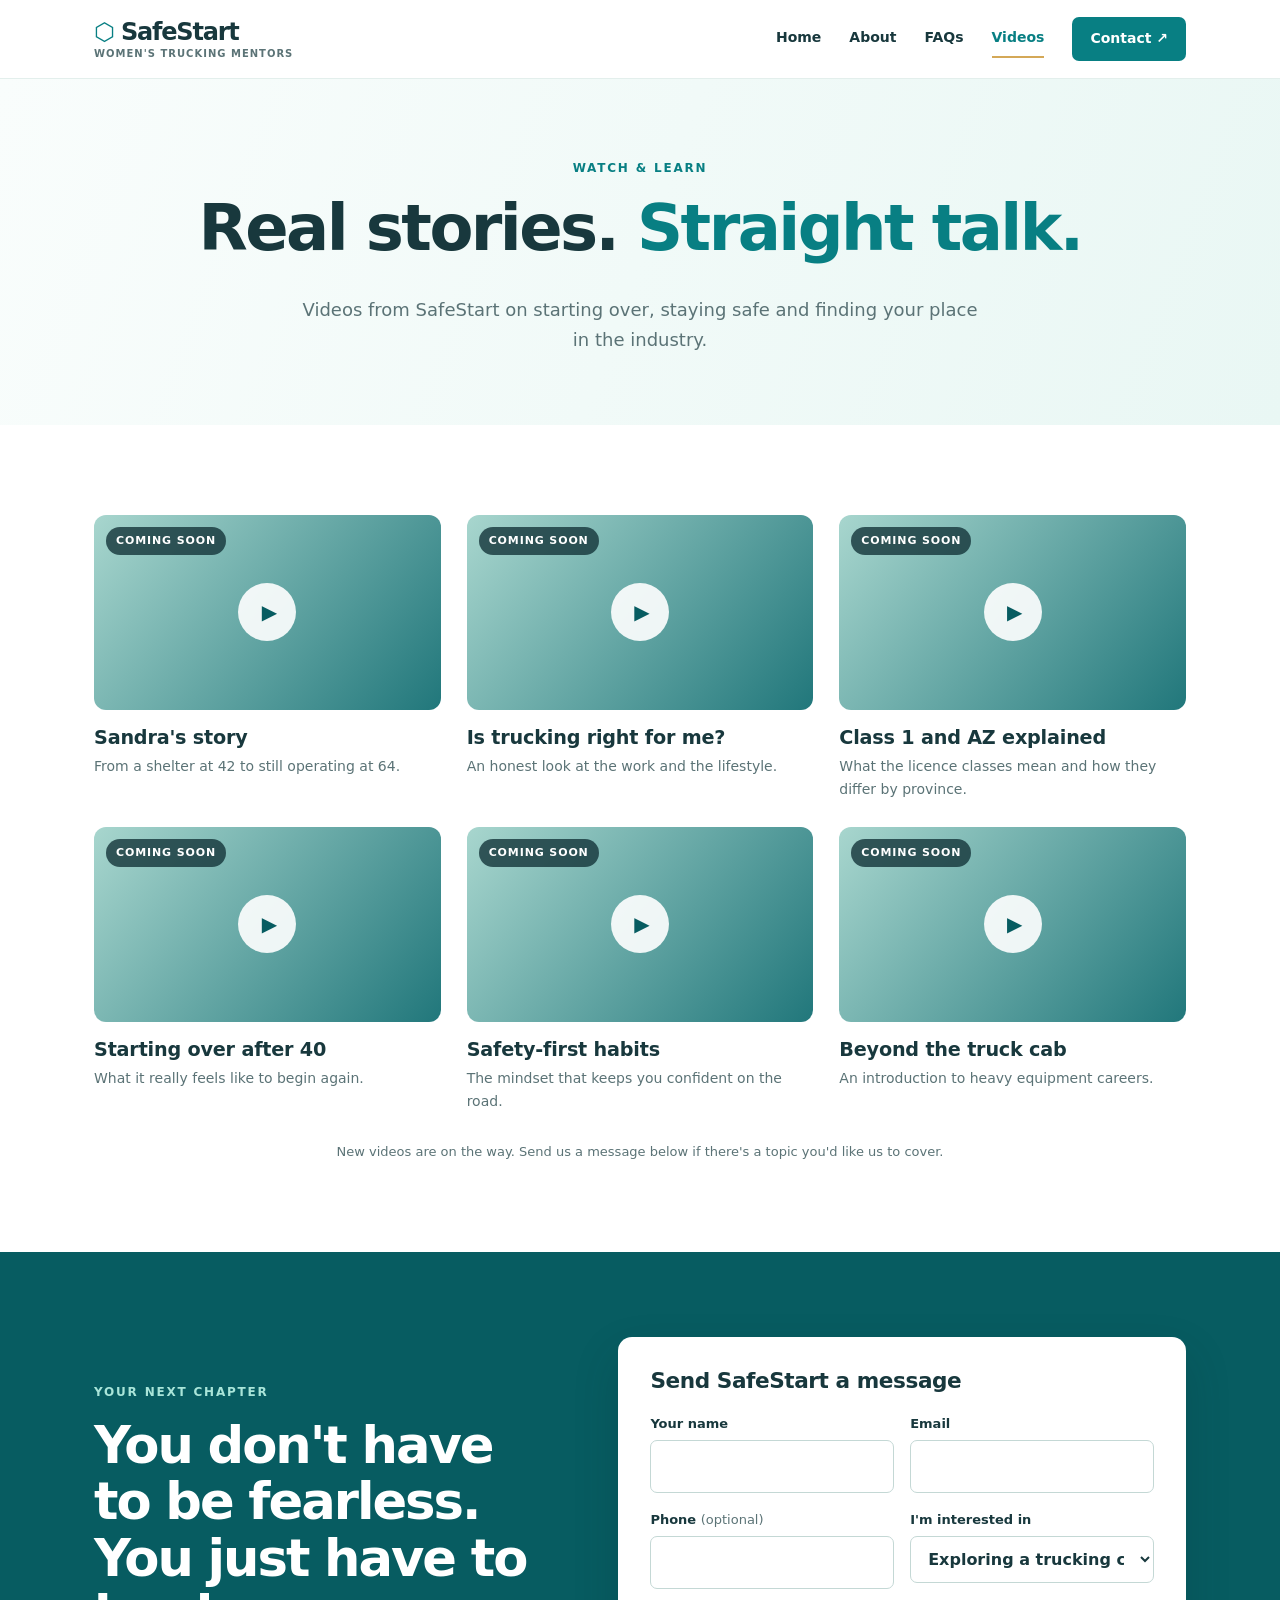
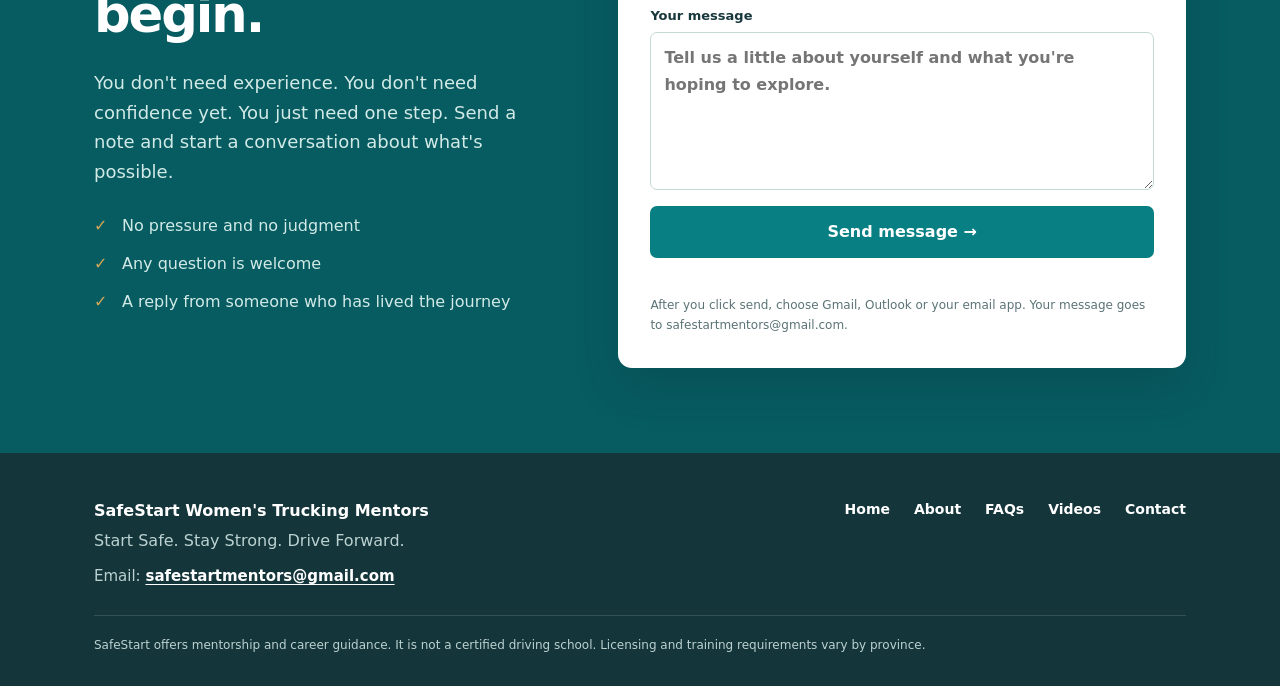
<file: videos.html>
<!doctype html>
<html lang="en">
<head>
<meta charset="utf-8">
<meta name="viewport" content="width=device-width,initial-scale=1">
<title>Videos | SafeStart Women's Trucking Mentors</title>
<meta name="description" content="Videos from SafeStart Women's Trucking Mentors: stories, straight talk and guidance for women exploring trucking careers.">
<link rel="canonical" href="https://safestartmentors.com/videos.html">
<meta property="og:type" content="website">
<meta property="og:site_name" content="SafeStart Women's Trucking Mentors">
<meta property="og:title" content="Videos | SafeStart Women's Trucking Mentors">
<meta property="og:description" content="Videos from SafeStart Women's Trucking Mentors: stories, straight talk and guidance for women exploring trucking careers.">
<meta property="og:url" content="https://safestartmentors.com/videos.html">
<meta property="og:image" content="https://safestartmentors.com/images/og-image.jpg?v=2">
<meta property="og:image:width" content="1200">
<meta property="og:image:height" content="630">
<meta property="og:image:alt" content="Five smiling women of different ages with the words SafeStart Women's Trucking Mentors: Take the wheel. Take back your life.">
<meta property="og:locale" content="en_CA">
<meta name="twitter:card" content="summary_large_image">
<meta name="twitter:title" content="Videos | SafeStart Women's Trucking Mentors">
<meta name="twitter:description" content="Videos from SafeStart Women's Trucking Mentors: stories, straight talk and guidance for women exploring trucking careers.">
<meta name="twitter:image" content="https://safestartmentors.com/images/og-image.jpg?v=2">
<link rel="stylesheet" href="styles.css">
</head>
<body>
<a class="skip" href="#main">Skip to content</a>
<header class="header">
  <div class="wrap nav">
    <a class="brand" href="index.html"><span class="hex">⬡</span> SafeStart<small>Women's Trucking Mentors</small></a>
    <button class="menu" id="menu" aria-label="Toggle navigation" aria-expanded="false" aria-controls="links">☰</button>
    <nav class="links" id="links" aria-label="Main">
      <a href="index.html">Home</a><a href="about.html">About</a><a href="faqs.html">FAQs</a><a href="videos.html" class="active" aria-current="page">Videos</a>
      <a class="btn" href="contact.html">Contact ↗</a>
    </nav>
  </div>
</header>
<main id="main">
  <section class="page-hero"><div class="wrap reveal">
    <span class="eyebrow">Watch &amp; learn</span>
    <h1>Real stories. <span class="accent">Straight talk.</span></h1>
    <p>Videos from SafeStart on starting over, staying safe and finding your place in the industry.</p>
  </div></section>
<section class="section"><div class="wrap">
    <div class="video-grid" id="video-grid"><article class="video-card reveal"><div class="thumb"><span class="play">▶</span><span class="soon">Coming soon</span></div><h3>Sandra's story</h3><p>From a shelter at 42 to still operating at 64.</p></article><article class="video-card reveal"><div class="thumb"><span class="play">▶</span><span class="soon">Coming soon</span></div><h3>Is trucking right for me?</h3><p>An honest look at the work and the lifestyle.</p></article><article class="video-card reveal"><div class="thumb"><span class="play">▶</span><span class="soon">Coming soon</span></div><h3>Class 1 and AZ explained</h3><p>What the licence classes mean and how they differ by province.</p></article><article class="video-card reveal"><div class="thumb"><span class="play">▶</span><span class="soon">Coming soon</span></div><h3>Starting over after 40</h3><p>What it really feels like to begin again.</p></article><article class="video-card reveal"><div class="thumb"><span class="play">▶</span><span class="soon">Coming soon</span></div><h3>Safety-first habits</h3><p>The mindset that keeps you confident on the road.</p></article><article class="video-card reveal"><div class="thumb"><span class="play">▶</span><span class="soon">Coming soon</span></div><h3>Beyond the truck cab</h3><p>An introduction to heavy equipment careers.</p></article></div>
    <p class="fine">New videos are on the way. Send us a message below if there's a topic you'd like us to cover.</p>
  </div></section>

  <section id="contact" class="contact">
    <div class="wrap contact-grid">
      <div class="contact-copy reveal">
        <span class="eyebrow light">Your next chapter</span>
        <h2>You don't have to be fearless.<br>You just have to begin.</h2>
        <p>You don't need experience. You don't need confidence yet. You just need one step. Send a note and start a conversation about what's possible.</p>
        <ul class="ticks">
          <li>No pressure and no judgment</li>
          <li>Any question is welcome</li>
          <li>A reply from someone who has lived the journey</li>
        </ul>
      </div>
      <form class="form reveal" data-contact-form data-email="safestartmentors@gmail.com" novalidate>
        <h2 class="form-title">Send SafeStart a message</h2>
        <div class="row">
          <label>Your name<input type="text" name="name" autocomplete="name" required></label>
          <label>Email<input type="email" name="email" autocomplete="email" required></label>
        </div>
        <div class="row">
          <label>Phone <span class="opt">(optional)</span><input type="tel" name="phone" autocomplete="tel"></label>
          <label>I'm interested in
            <select name="interest">
              <option>Exploring a trucking career</option>
              <option>Class 1 / AZ licensing questions</option>
              <option>Heavy equipment operation</option>
              <option>Mentorship and confidence</option>
              <option>Something else</option>
            </select>
          </label>
        </div>
        <label>Your message<textarea name="message" rows="5" required placeholder="Tell us a little about yourself and what you're hoping to explore."></textarea></label>
        <input type="hidden" name="page" value="Videos">
        <button class="btn" type="submit">Send message →</button>
        <p class="form-status" role="status" aria-live="polite"></p>
        <p class="form-note">After you click send, choose Gmail, Outlook or your email app. Your message goes to <a href="mailto:safestartmentors@gmail.com">safestartmentors@gmail.com</a>.</p>
      </form>
    </div>
  </section>
</main>
<footer class="footer">
  <div class="wrap foot-grid">
    <div>
      <strong class="foot-brand">SafeStart Women's Trucking Mentors</strong>
      <p>Start Safe. Stay Strong. Drive Forward.</p>
      <p class="foot-email">Email: <a href="mailto:safestartmentors@gmail.com">safestartmentors@gmail.com</a></p>
    </div>
    <nav class="foot-links" aria-label="Footer">
      <a href="index.html">Home</a><a href="about.html">About</a><a href="faqs.html">FAQs</a><a href="videos.html">Videos</a><a href="contact.html">Contact</a>
    </nav>
  </div>
  <div class="wrap"><p class="small">SafeStart offers mentorship and career guidance. It is not a certified driving school. Licensing and training requirements vary by province.</p></div>
</footer>
<script src="script.js"></script>
</body>
</html>
</file>
<file: styles.css>
/* SafeStart Women's Trucking Mentors — shared styles for every page */
:root{--t:#087f83;--t2:#075c61;--d:#18383d;--m:#5b7376;--gold:#d4a857;--line:#dce9e6;--soft:#fbfaf7;--tint:#e9f7f3}
*{box-sizing:border-box}
html{scroll-behavior:smooth}
body{margin:0;font:16px/1.65 system-ui,-apple-system,"Segoe UI",Roboto,sans-serif;color:var(--d);background:#fff}
p{color:var(--m);margin:0 0 1em}
h1,h2,h3{margin:0 0 .5em;text-wrap:balance}
h1,h2{line-height:1.1;letter-spacing:-.04em}
h1{font-size:clamp(2.5rem,6vw,5rem)}
h2{font-size:clamp(1.9rem,4vw,3.2rem)}
h3,.h3{font-size:1.2rem;line-height:1.3;letter-spacing:-.01em}
a{text-decoration:none;color:inherit}
img{max-width:100%}
.wrap{max-width:1140px;margin:auto;padding:0 24px}
.narrow{max-width:820px}
.accent{color:var(--t)}
.eyebrow{display:block;margin-bottom:14px;color:var(--t);font-size:12px;font-weight:800;text-transform:uppercase;letter-spacing:.15em}
.eyebrow.light{color:#a9e5d9}
.skip{position:absolute;left:-999px;top:0;background:#fff;padding:10px 16px;z-index:20}
.skip:focus{left:8px;top:8px}
:focus-visible{outline:3px solid var(--gold);outline-offset:2px}

/* Buttons */
.btn{display:inline-block;background:var(--t);color:#fff;padding:13px 22px;border:0;border-radius:7px;font:inherit;font-weight:700;cursor:pointer;transition:transform .25s,box-shadow .25s}
.btn:hover{transform:translateY(-3px);box-shadow:0 10px 25px #087f8333}
.btn.outline{background:#fff;color:var(--d);border:1px solid #c4d8d5}

/* Header */
.header{position:sticky;top:0;background:#ffffffee;backdrop-filter:blur(14px);z-index:10;border-bottom:1px solid #e3efec}
.nav{height:78px;display:flex;justify-content:space-between;align-items:center}
.brand{font-size:24px;font-weight:850;letter-spacing:-.05em;line-height:1.1}
.brand .hex{color:var(--t)}
.brand small{display:block;margin-top:4px;font-size:10px;letter-spacing:.1em;text-transform:uppercase;color:var(--m);line-height:1}
.links{display:flex;align-items:center;gap:28px;font-size:14px;font-weight:700}
.links a:not(.btn){padding:6px 0;border-bottom:2px solid transparent}
.links a:not(.btn):hover{color:var(--t)}
.links a.active{color:var(--t);border-bottom-color:var(--gold)}
.links .btn{padding:10px 18px}
.links .btn.current{background:var(--t2)}
.menu{display:none;background:none;border:0;font-size:25px;color:var(--d);cursor:pointer;padding:6px 10px}

/* Hero */
.hero{background:linear-gradient(110deg,#f9fdfc,#e9f7f4)}
.hero-grid{min-height:600px;display:grid;grid-template-columns:1fr 1fr;align-items:center;gap:60px;padding-top:65px;padding-bottom:65px}
.hero p{font-size:18px}
.actions{display:flex;flex-wrap:wrap;gap:12px;margin-top:30px}
.photo{height:480px;position:relative;overflow:hidden;background:linear-gradient(130deg,#a8d6ce,#21777b);border-radius:12px}
.hero-photo{border-radius:140px 12px 12px 12px}
.story-photo{border-radius:12px 130px 12px 12px}
.photo img{position:relative;z-index:1;width:100%;height:100%;object-fit:cover;display:block}
.fallback{position:absolute;inset:0;display:grid;place-items:center;text-align:center;color:#fff;font-size:24px;font-weight:750}
.page-hero{background:linear-gradient(110deg,#f9fdfc,#e9f7f4);padding:80px 0 70px;text-align:center}
.page-hero h1{font-size:clamp(2.2rem,5vw,4rem);max-width:900px;margin-inline:auto}
.page-hero p{font-size:18px;max-width:680px;margin:18px auto 0}

.strip{background:var(--t2);color:#fff}
.strip .wrap{display:flex;justify-content:space-between;gap:10px 24px;flex-wrap:wrap;padding-top:18px;padding-bottom:18px;font-size:13px;font-weight:700}

/* Sections */
.section{padding:90px 0}
.soft{background:var(--soft)}
.intro{text-align:center;max-width:720px;margin:0 auto 45px}
.intro:last-child{margin-bottom:0}
.intro p{font-size:18px}
.fine{text-align:center;font-size:13px;margin:28px 0 0}
.fine.left{text-align:left}
.values{display:grid;grid-template-columns:1fr 1fr;gap:20px 40px}
.values p,.card p,.steps p,.five p{font-size:14px;margin:0}
.cards,.steps{display:grid;grid-template-columns:repeat(3,1fr);gap:22px}
.duo{display:grid;grid-template-columns:1fr 1fr;gap:22px}
.five{display:grid;grid-template-columns:repeat(5,1fr);gap:22px}
.card{background:#fff;padding:30px;border:1px solid #e0eae8;border-radius:12px;transition:transform .25s,box-shadow .25s}
.card:hover{transform:translateY(-5px);box-shadow:0 15px 30px #174d4d1b}
.duo .card p{font-size:16px}
.symbol{width:52px;height:52px;margin-bottom:18px;border-radius:12px;background:var(--tint);color:var(--t);display:grid;place-items:center;font-size:22px;font-weight:800}
.list{margin:0;padding-left:18px;color:var(--m);font-size:14px}
.list li{margin-bottom:6px}
.pills{display:flex;flex-wrap:wrap;justify-content:center;gap:12px}
.pills span{background:var(--tint);color:var(--t2);font-weight:700;font-size:15px;padding:12px 20px;border-radius:999px}
.story{display:grid;grid-template-columns:.9fr 1.1fr;gap:70px;align-items:center}
.split{display:grid;grid-template-columns:1.2fr .8fr;gap:70px;align-items:center}
blockquote{border-left:3px solid var(--gold);padding-left:20px;margin:26px 0;font-weight:750;font-size:20px;line-height:1.4}
blockquote cite{display:block;margin-top:8px;font-size:13px;font-style:normal;font-weight:600;color:var(--m)}
.ticks{list-style:none;margin:20px 0 0;padding:0}
.ticks li{position:relative;padding:6px 0 6px 28px;color:#d2eae7}
.ticks li::before{content:"✓";position:absolute;left:0;color:var(--gold);font-weight:800}
.ticks.dark li{color:var(--d);font-weight:600;border-bottom:1px solid var(--line);padding-block:11px}
.ticks.dark li::before{color:var(--t)}

/* FAQ */
.faq details{border-bottom:1px solid var(--line)}
.faq summary{position:relative;list-style:none;font-weight:750;font-size:17px;cursor:pointer;padding:20px 40px 20px 0}
.faq summary::-webkit-details-marker{display:none}
.faq summary::after{content:"+";position:absolute;right:4px;top:14px;font-size:26px;font-weight:400;color:var(--t)}
.faq details[open] summary::after{content:"–"}
.faq details p{margin:0;padding:0 40px 22px 0}

/* Videos */
.video-grid{display:grid;grid-template-columns:repeat(3,1fr);gap:26px}
.video-card h3{margin:16px 0 4px}
.video-card p{font-size:14px;margin:0}
.thumb{position:relative;aspect-ratio:16/9;border-radius:12px;overflow:hidden;background:linear-gradient(130deg,#a8d6ce,#21777b);display:grid;place-items:center}
.thumb iframe{position:absolute;inset:0;width:100%;height:100%;border:0}
.play{width:58px;height:58px;border-radius:50%;background:#ffffffe6;color:var(--t2);display:grid;place-items:center;font-size:20px;padding-left:4px}
.soon{position:absolute;left:12px;top:12px;background:#14353acc;color:#fff;font-size:11px;font-weight:800;letter-spacing:.08em;text-transform:uppercase;padding:5px 10px;border-radius:999px}

/* Contact form */
.contact{background:var(--t2);color:#fff;padding:85px 0}
.contact h2{color:#fff}
.contact-copy p{color:#d2eae7;font-size:18px}
.contact-grid{display:grid;grid-template-columns:.9fr 1.1fr;gap:60px;align-items:center}
.contact-grid.single{display:block}
.contact.contact-plain{background:none;color:inherit;padding:0}
.contact-plain .wrap{padding:0}
.form{background:#fff;color:var(--d);border-radius:14px;padding:32px;box-shadow:0 20px 45px #0a2f3233}
.contact-plain .form{border:1px solid #e0eae8;box-shadow:0 15px 30px #174d4d14}
.form-title{font-size:1.35rem;letter-spacing:-.02em;color:var(--d);margin-bottom:20px}
.contact .form-title{color:var(--d)}
.form .row{display:grid;grid-template-columns:1fr 1fr;gap:16px}
.form label{display:block;margin-bottom:16px;font-size:13px;font-weight:700}
.form .opt{font-weight:500;color:var(--m)}
.form input,.form select,.form textarea{display:block;width:100%;margin-top:6px;padding:12px 13px;border:1px solid #c4d8d5;border-radius:7px;background:#fff;color:var(--d);font:inherit;font-size:16px}
.form textarea{resize:vertical;min-height:120px}
.form input:focus,.form select:focus,.form textarea:focus{outline:none;border-color:var(--t);box-shadow:0 0 0 3px #087f8326}
.form .invalid{border-color:#b3412f}
.form .hp{position:absolute;left:-9999px;width:1px;height:1px;opacity:0}
.form .btn{width:100%;text-align:center}
.form-status{margin:14px 0 0;font-size:14px;font-weight:700;color:var(--t2);min-height:1.4em}
.form-status.error{color:#b3412f}
.form-note{margin:4px 0 0;font-size:12px}
.contact-layout{display:grid;grid-template-columns:.8fr 1.2fr;gap:60px;align-items:start}
.next{margin:0 0 34px;padding-left:20px;color:var(--m)}
.next li{margin-bottom:12px}
.next strong{color:var(--d)}

/* Footer */
.footer{background:#14353a;color:#fff;padding:45px 0 30px}
.footer p{color:#bcd2d1;margin:4px 0 0}
.foot-grid{display:flex;justify-content:space-between;align-items:flex-start;gap:30px;flex-wrap:wrap;margin-bottom:26px}
.foot-links{display:flex;flex-wrap:wrap;gap:8px 24px;font-size:14px;font-weight:700}
.foot-links a:hover{color:#a9e5d9}
.footer .small{font-size:12px;border-top:1px solid #ffffff22;padding-top:20px}

/* Motion */
.js .reveal{opacity:0;transform:translateY(25px);transition:opacity .7s,transform .7s}
.js .reveal.visible{opacity:1;transform:none}

@media(max-width:980px){
  .five{grid-template-columns:repeat(3,1fr)}
  .video-grid{grid-template-columns:1fr 1fr}
}
@media(max-width:780px){
  .menu{display:block}
  .links{display:none;position:absolute;top:78px;left:0;right:0;background:#fff;flex-direction:column;align-items:stretch;gap:6px;padding:18px 24px 24px;box-shadow:0 12px 20px #17383d20}
  .links.open{display:flex}
  .links a:not(.btn){padding:12px 0;border-bottom:1px solid var(--line)}
  .links .btn{text-align:center;margin-top:10px}
  .hero-grid,.story,.split,.contact-grid,.contact-layout{grid-template-columns:1fr;gap:35px}
  .hero-grid{min-height:0}
  .photo{height:340px}
  .section{padding:65px 0}
  .contact{padding:65px 0}
  .page-hero{padding:55px 0 50px}
  .cards,.steps,.values,.duo,.five,.video-grid{grid-template-columns:1fr}
  .form{padding:24px}
  .form .row{grid-template-columns:1fr;gap:0}
  .strip .wrap{justify-content:flex-start}
}
@media(prefers-reduced-motion:reduce){
  html{scroll-behavior:auto}
  .js .reveal{opacity:1;transform:none}
  *{transition:none!important}
}

/* Photos added in version 3 */
.photo.tall{height:100%;min-height:440px}
.photo.tall img{object-position:35% center}
.photo.banner{height:auto;aspect-ratio:21/9;margin-bottom:34px}
.photo.banner img{object-position:center 30%}
.photo.portrait{height:auto;aspect-ratio:4/5}
.photo.aside-photo{height:auto;aspect-ratio:3/2;margin-bottom:30px}
.with-photo{display:grid;grid-template-columns:.9fr 1.1fr;gap:60px;align-items:stretch}
.values.stack{grid-template-columns:1fr;align-content:center;gap:26px}
.faq-layout{display:grid;grid-template-columns:.75fr 1.25fr;gap:60px;align-items:start}
.faq-side{position:sticky;top:110px}
@media(max-width:780px){
  .with-photo,.faq-layout{grid-template-columns:1fr;gap:35px}
  .photo.tall{min-height:0;height:340px}
  .photo.banner{aspect-ratio:3/2}
  .faq-side{position:static}
  .photo.portrait{aspect-ratio:4/3}
  .photo.portrait img{object-position:center 25%}
}
.form-status a{text-decoration:underline}
.hero-photo img{object-position:62% center}
.photo.tall.trucker img{object-position:center 30%}
.story-photo.trucker img{object-position:center 28%}
.photo.tall.miner img{object-position:48% center}
.story-photo.founder img{object-position:center 22%}
.story-photo.winter img{object-position:62% 45%}
.photo.portrait.peace{aspect-ratio:1/1}
.photo.portrait.peace img{object-position:40% bottom}
@media(max-width:780px){.photo.portrait.peace{aspect-ratio:1/1}}
.photo.aside-photo.cab{aspect-ratio:1/1}
.photo.aside-photo.cab img{object-position:center 35%}

/* Email card (replaces the contact form) */
.email-card{text-align:center}
.email-card p{margin:0 0 22px}
.email-address{display:block;margin:0 0 22px;padding:16px 12px;border:1px dashed #b9d3cf;border-radius:10px;background:var(--tint);color:var(--t2);font-size:clamp(17px,2.4vw,22px);font-weight:800;letter-spacing:-.01em;overflow-wrap:anywhere}
.email-address:hover{background:#dff2ed}
.email-card .btn{display:block;width:100%;text-align:center}
.copy-btn{margin-top:12px;background:none;border:0;color:var(--t);font:inherit;font-size:14px;font-weight:700;text-decoration:underline;cursor:pointer;padding:6px}
.contact-plain .email-card{max-width:520px}
.foot-email{margin-top:10px!important;font-size:15px}
.foot-email a{color:#fff;font-weight:700;text-decoration:underline;text-underline-offset:3px}
.foot-email a:hover{color:#a9e5d9}
aside .email-address{text-align:center}

/* Success stories */
.testimonials{background:linear-gradient(180deg,#fff,#f3faf8)}
.testimonial-grid{display:grid;grid-template-columns:repeat(2,1fr);gap:26px}
.testimonial{margin:0;background:#fff;border:1px solid #e0eae8;border-radius:16px;padding:22px;box-shadow:0 15px 30px #174d4d12;display:flex;flex-direction:column;gap:20px}
.testimonial .shot{display:block;border-radius:12px;overflow:hidden;background:#efe7dd;border:1px solid #e6ddd2}
.testimonial .shot img{display:block;width:100%;height:auto;max-height:520px;object-fit:cover;object-position:top}
.testimonial blockquote{margin:0;border-left:3px solid var(--gold);padding-left:18px;font-size:19px;line-height:1.45;font-weight:700;color:var(--d)}
.testimonial figcaption{margin-top:12px;padding-left:21px;font-size:14px;font-weight:600;color:var(--m)}
.testimonial-grid.single{grid-template-columns:1fr;max-width:960px;margin:auto}
.testimonial-grid.single .testimonial{display:grid;grid-template-columns:.9fr 1.1fr;align-items:center;gap:40px;padding:28px}
.testimonial-grid.single blockquote{font-size:24px}
@media(max-width:780px){
  .testimonial-grid,.testimonial-grid.single .testimonial{grid-template-columns:1fr;gap:20px}
  .testimonial-grid.single blockquote{font-size:20px}
}
.form-status .send-options{display:grid;grid-template-columns:1fr 1fr;gap:10px;margin:12px 0 8px}
.form-status .send-options .btn{width:100%;text-align:center;padding:12px 14px;font-size:15px}
.form-status .send-options [data-opt="app"]{grid-column:1/-1}
.form-status .send-options .copy-btn{grid-column:1/-1;margin:0}
.form-status .send-help{display:block;font-weight:500;color:var(--m);font-size:13px}
.form-status .send-help a{text-decoration:underline}
@media(max-width:780px){.form-status .send-options{grid-template-columns:1fr}}
.form-status .send-options a.btn{text-decoration:none}
</file>
